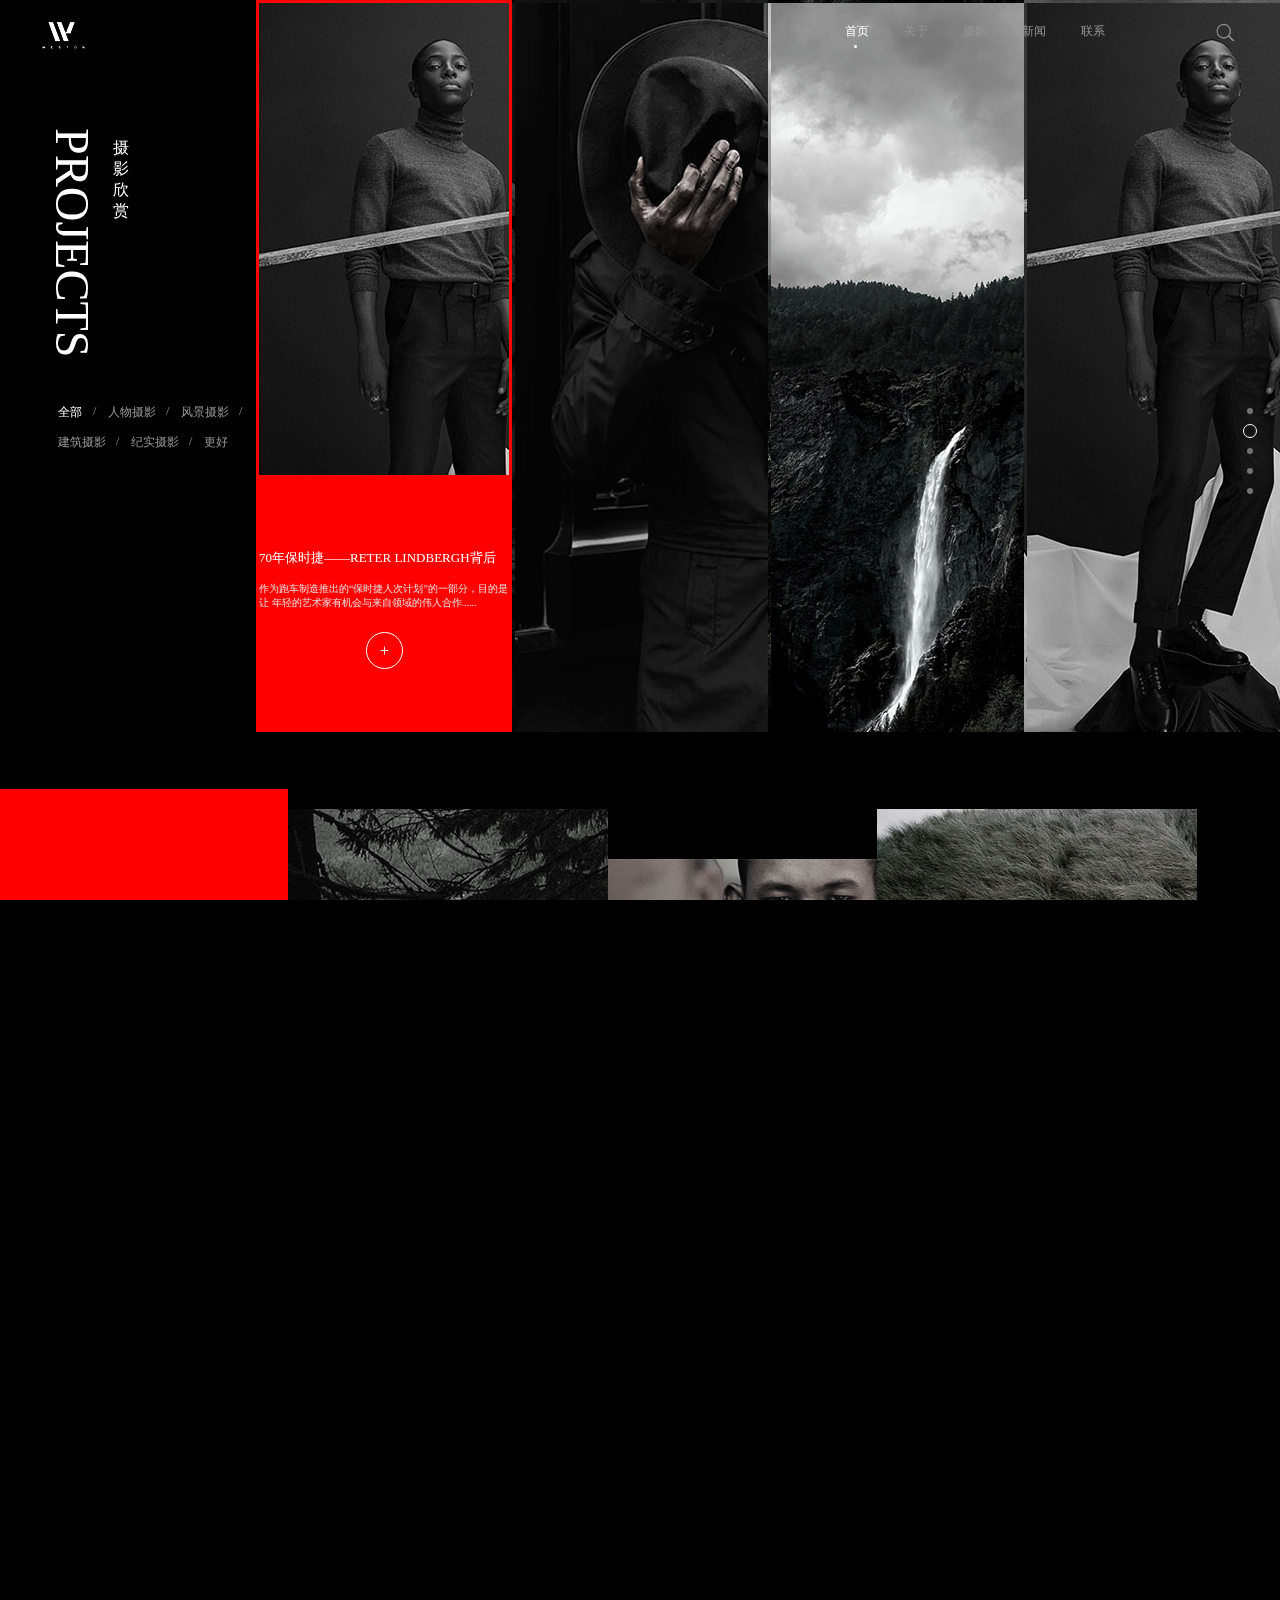
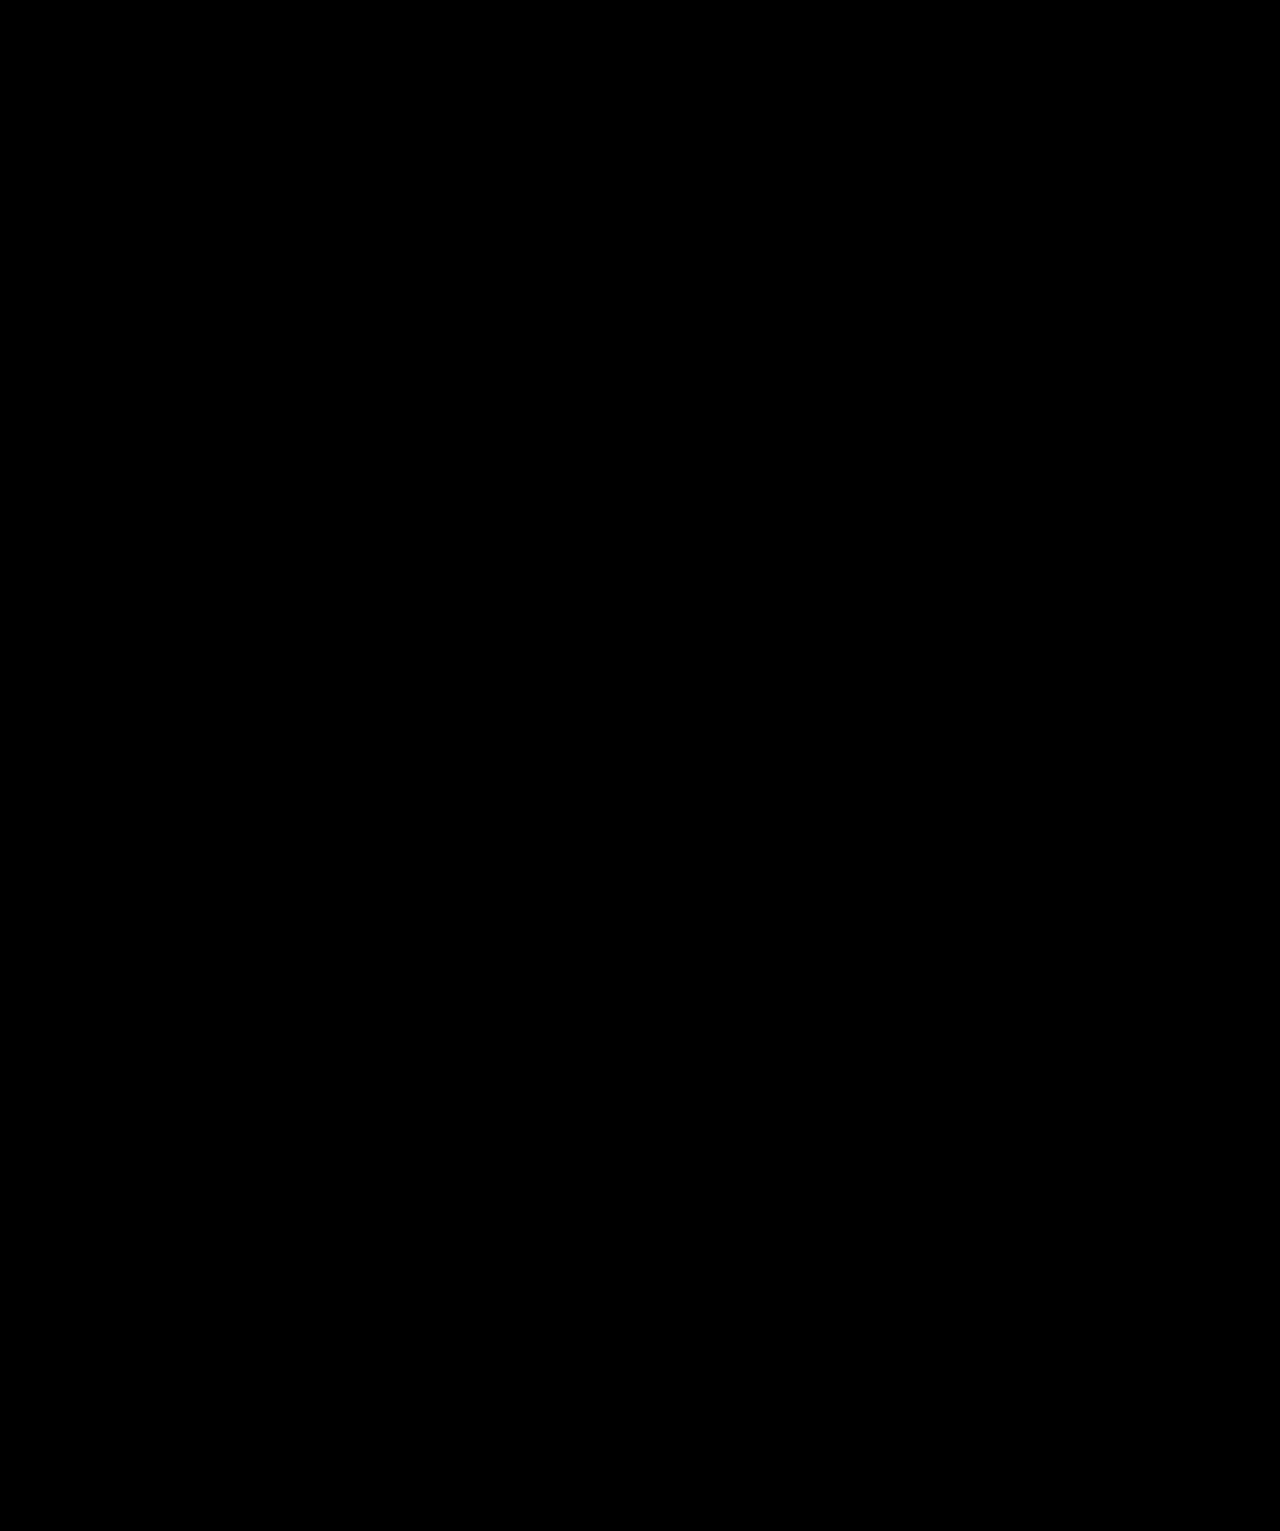
<file: photography/index.html>
<!DOCTYPE html>
<html lang="en">

<head>
    <meta charset="UTF-8">
    <meta name="viewport"
        content="width=device-width, user-scalable=no, initial-scale=1.0, maximum-scale=1.0, minimum-scale=1.0">
    <meta http-equiv="X-UA-Compatible" content="ie=edge">
    <title>Document</title>
    <link rel="stylesheet" href="css/jquery.fullPage.css">
    <link rel="stylesheet" href="css/style.css">
    <link rel="stylesheet" href="css/swiper.min.css">
    <link rel="stylesheet" href="css/animate.min.css">


</head>

<body>
    <div class="header">
        <div class="logo">
            <img src="images/logo.png" alt="">
        </div>
        <div class="more">
            <span class="close one"></span>
            <span class="close two"></span>
            <span class="close three"></span>
        </div>
        <ul class="nav">
            <li class="nav-list"></li>
            <li class="nav-list"><a href="">首页</a>
            </li>
            <li class="nav-list"><a href="">关于</a></li>
            <li class="nav-list"><a href="pages/film/index.html">摄影</a></li>
            <li class="nav-list"><a href="pages/news/index.html">新闻</a></li>
            <li class="nav-list"><a href="pages/contact/index.html">联系</a></li>
        </ul>
    </div>
    <div class="header-pc">
        <div class="logo">
            <img src="images/logo.png" alt="">
        </div>
        <ul class="nav">
            <li class="nav-list active left"><a href="">首页<span class="ball"></span></a>

            </li>
            <li class="nav-list"><a href="">关于<span class="ball"></span></a></li>
            <li class="nav-list"><a href="pages/film/index.html">摄影<span class="ball"></span></a></li>
            <li class="nav-list"><a href="pages/news/index.html">新闻<span class="ball"></span></a></li>
            <li class="nav-list"><a href="pages/contact/index.html">联系<span class="ball"></span></a></li>
            <li class="nav-list search"><a href=""><img src="images/search.png" alt="" class="search"></a></li>
        </ul>
    </div>
    <div class="banner">
        <div class="swiper-container">
            <div class="swiper-wrapper">
                <div class="swiper-slide myswiper"><img src="images/banner.jpg" alt="" class="banner-img">
                    <div class="banner-title one">
                        <h1>Natrix<br>
                            Sans</h1>
                    </div>
                </div>
                <div class="swiper-slide myswiper"><img src="images/banner2.jpg" alt="" class="banner-img">
                    <div class="banner-title two">
                        <h1>CAP</h1>
                        <p>捕捉扣人心弦的瞬间<br>
                            定格人间万象大光圈</p>
                    </div>
                </div>
                <div class="myswiper swiper-slide"><img src="images/banner3.jpg" alt="" class="banner-img">
                    <div class="banner-title three">
                        <h1>CREATE</h1>
                        <p>打造属于你的独特艺术</p>
                    </div>
                </div>
            </div>
            <!-- Add Pagination -->
            <div class="swiper-pagination"></div>
        </div>
    </div>
    <div class="content">
        <ul class="content-projects">
            <div class="projects-mobile"><span class="projects-title">PROJECTS</span>
                <p class="projects-look">摄影欣赏</p>
                <ul class="projects-nav">
                    <li class="projects-nav-list active"><a href="">全部</a></li>
                    <li class="projects-nav-list">/</li>
                    <li class="projects-nav-list"><a href="">人物摄影</a></li>
                    <li class="projects-nav-list">/</li>
                    <li class="projects-nav-list"><a href="">风景摄影</a></li>
                    <li class="projects-nav-list">/</li>
                    <li class="projects-nav-list"><a href="">建筑摄影</a></li>
                    <li class="projects-nav-list">/</li>
                    <li class="projects-nav-list"><a href="">纪实摄影</a></li>
                    <li class="projects-nav-list">/</li>
                    <li class="projects-nav-list"><a href="">更好</a> </li>
                </ul>
            </div>
            <li class="projects-list">

            </li>
            <li class="projects-list">

            </li>
            <li class="projects-list">

            </li>
            <li class="projects-list">

            </li>
        </ul>
        <ul class="content-recommend">
            <div class="recommend-mobile"><span class="projects-title">RECOMMEND</span>
                <p class="projects-look">每日推荐</p>
            </div>
            <li class="projects-list">
                <img src="images/recommend1.jpg" alt="" class="recommend-img">
                <p class="depict-title">Magical forest</p>
            </li>
            <li class="projects-list">
                <img src="images/recommend2.jpg" alt="" class="recommend-img">
                <p class="depict-title">Black cool cat</p>
            </li>
            <li class="projects-list">
                <img src="images/recommend3.jpg" alt="" class="recommend-img">
                <p class="depict-title">
                    Silent believer</p>
            </li>
            <li class="projects-list">
                <img src="images/recommend4.jpg" alt="" class="recommend-img">
                <p class="depict-title">Running buffalo</p>
            </li>
            <li class="projects-list">
                <img src="images/recommend5.jpg" alt="" class="recommend-img">
                <p class="depict-title">
                    Man in the grass</p>
            </li>
            <li class="projects-list">
                <img src="images/recommend6.jpg" alt="" class="recommend-img">
                <p class="depict-title">Beautiful woman</p>
            </li>
        </ul>
        <ul class="content-about">
            <li class="recommend-mobile"><span class="projects-title">ABOUT US</span>
                <p class="projects-look">关于我们</p>
            </li>
            <li class="projects-list">
                <div class="about-text">
                    <h2 class="about-text-title">WESTON</h2>
                    <p>已经有超过五百万的摄影爱好者入驻了WESTON 在这里，发现基于共同兴趣的同好，鼓励原创和分享精神除了美好的摄影和技能，我们更在意影像背后价值观的认同</p>
                    <p class="about-text-smalltext">
                        More than five million photographers have settled in WESTON
                        Here, I found that based on common interests, encourage originality and sharing spirit.
                    </p>
                </div>
                <div class="badwomen">
                    <img src="images/about2.jpg" alt="">
                    <div class="badwomen-text">
                        <p>我们一直在制作美丽的网站</p>
                        <p class="about-text-smalltext">We've been crafting beautiful websites, launching stunning
                            brands and making clients happy for years.Quisque euismod lobortis aliquam.
                        </p>
                    </div>
                </div>

            </li>

        </ul>

    </div>
    <div class="footer">
        <div class="footer-contact">
            <div class="projects-list"><span class="projects-title">CONTACT</span>
                <p class="projects-look">联系我们</p>
            </div>
            <div class="footer-right">
                <div class="footer-details">
                    <h2 class="details-title">WESTON</h2>
                    <p class="details-text">地址：河南省郑州市金水区南阳路升龙汇金2108<br>
                        邮编：450000<br>
                        电话：400-887-3482<br>
                        手机：1763224789 / 13347699468<br>
                        邮箱：37654219@ｑｑ.com<br>
                        传真：000-66762390</p>
                    <img src="images/footer2.png" alt="">
                </div>
            </div>
            <ul class="footer-table">
                <li><input type="text" placeholder="姓名"></li>
                <li><input type="text" placeholder="电话"></li>
                <li><input type="text" placeholder="邮政"></li>
                <li><input type="text" placeholder="内容" class="table-text"></li>
                <a href="" class="submit">提交</a>
            </ul>
        </div>
    </div>
    <div id="dowebok" class="content-pc">
        <div class="section zero  fp-auto-height">

            <div class="banner-pc">
                <div class="swiper-container">
                    <div class="swiper-wrapper">
                        <div class="swiper-slide myswiper"><img src="images/banner.jpg" alt="" class="banner-img">
                            <div class="banner-title one">
                                <h1>Natrix<br>
                                    Sans</h1>
                            </div>
                        </div>
                        <div class="swiper-slide myswiper"><img src="images/banner2.jpg" alt="" class="banner-img">
                            <div class="banner-title two">
                                <h1>CAP</h1>
                                <p>捕捉扣人心弦的瞬间<br>
                                    定格人间万象大光圈</p>
                            </div>
                        </div>
                        <div class="myswiper swiper-slide"><img src="images/banner3.jpg" alt="" class="banner-img">
                            <div class="banner-title three">
                                <h1>CREATE</h1>
                                <p>打造属于你的独特艺术</p>
                            </div>
                        </div>
                    </div>
                    <!-- Add Pagination -->
                    <div class="swiper-pagination"></div>
                </div>
            </div>
        </div>
        <div class="section one active fp-auto-height">
            <ul class="content-projects-pc">
                <li class="projects-list"><span class="projects-title">PROJECTS</span><span
                        class="projects-look">摄影欣赏</span>
                    <ul class="projects-nav">
                        <li class="projects-nav-list active"><a href="">全部</a></li>
                        <li class="projects-nav-list">/</li>
                        <li class="projects-nav-list"><a href="">人物摄影</a></li>
                        <li class="projects-nav-list">/</li>
                        <li class="projects-nav-list"><a href="">风景摄影</a></li>
                        <li class="projects-nav-list">/</li>
                        <li class="projects-nav-list"><a href="">建筑摄影</a></li>
                        <li class="projects-nav-list">/</li>
                        <li class="projects-nav-list"><a href="">纪实摄影</a></li>
                        <li class="projects-nav-list">/</li>
                        <li class="projects-nav-list"><a href="">更好</a> </li>
                    </ul>
                </li>
                <li class="projects-list active">
                    <div class="list-depict">
                        <p class="depict-title">70年保时捷——RETER LINDBERGH背后</p>
                        <p class="depict-text">作为跑车制造推出的“保时捷人次计划”的一部分，目的是让
                            年轻的艺术家有机会与来自领域的伟人合作......</p>
                    </div>
                    <a href="" class="list-ball">+</a>
                </li>
                <li class="projects-list">
                    <div class="list-depict">
                        <p class="depict-title">70年保时捷——RETER LINDBERGH背后</p>
                        <p class="depict-text">作为跑车制造推出的“保时捷人次计划”的一部分，目的是让
                            年轻的艺术家有机会与来自领域的伟人合作......</p>
                    </div>
                    <a href="" class="list-ball">+</a>
                </li>
                <li class="projects-list">
                    <div class="list-depict">
                        <p class="depict-title">70年保时捷——RETER LINDBERGH背后</p>
                        <p class="depict-text">作为跑车制造推出的“保时捷人次计划”的一部分，目的是让
                            年轻的艺术家有机会与来自领域的伟人合作......</p>
                    </div>
                    <a href="" class="list-ball">+</a>
                </li>
                <li class="projects-list">
                    <div class="list-depict">
                        <p class="depict-title">70年保时捷——RETER LINDBERGH背后</p>
                        <p class="depict-text">作为跑车制造推出的“保时捷人次计划”的一部分，目的是让
                            年轻的艺术家有机会与来自领域的伟人合作......</p>
                    </div>
                    <a href="" class="list-ball">+</a>
                </li>
            </ul>

        </div>
        <div class="section two fp-auto-height">
            <ul class="content-recommend-pc">
                <li class="projects-list"><span class="projects-title">RECOMMEND</span><span
                        class="projects-look">每日推荐</span>
                </li>
                <li class="projects-list">
                    <div class="recommend-img">
                        <p class="depict-title">Magical forest</p>
                    </div>
                    <div class="recommend-img-two">
                        <p class="depict-title">Black cool cat</p>
                    </div>
                </li>
                <li class="projects-list active">
                    <div class="recommend-img">
                        <p class="depict-title">
                            Silent believer</p>
                    </div>
                    <div class="recommend-img-two">
                        <p class="depict-title">Running buffalo</p>
                    </div>
                </li>
                <li class="projects-list">
                    <div class="recommend-img">
                        <p class="depict-title">
                            Man in the grass</p>
                    </div>
                    <div class="recommend-img-two">
                        <p class="depict-title">Beautiful woman</p>
                    </div>
                </li>
            </ul>

        </div>
        <div class="section three fp-auto-height">
            <ul class="content-about-pc">
                <li class="projects-list"><span class="projects-title">ABOUT US</span><span
                        class="projects-look">关于我们</span>
                </li>
                <li class="projects-list">
                    <img src="images/about1.jpg" alt="">
                </li>
                <li class="projects-list">
                    <div class="about-text">
                        <h2 class="about-text-title">WESTON</h2>
                        <p>已经有超过五百万的摄影爱好者入驻了WESTON<br> 在这里，发现基于共同兴趣的同好，鼓励原创和分享精神<br>除了美好的摄影和技能，我们更在意影像背后价值观的认同</p>
                        <p class="about-text-smalltext">
                            More than five million photographers have settled in WESTON
                            Here, I found that based on common interests, encourage originality and sharing spirit.
                        </p>
                    </div>
                    <div class="badwomen">
                        <div class="badwomen-text">
                            <p>我们一直在制作美丽的网站</p>
                            <p class="about-text-smalltext">We've been crafting beautiful websites, launching stunning
                                brands and making clients happy for years.Quisque euismod lobortis aliquam.
                            </p>
                        </div>
                    </div>
                </li>

            </ul>

        </div>
        <div class="section four fp-auto-height">
            <div class="footer-pc">
                <div class="footer-contact-pc">
                    <div class="projects-list"><span class="projects-title">CONTACT</span><span
                            class="projects-look">联系我们</span>
                    </div>
                    <div class="footer-right">
                        <div class="footer-details">
                            <h2 class="details-title">WESTON</h2>
                            <p class="details-text">地址：河南省郑州市金水区南阳路升龙汇金2108<br>
                                邮编：450000<br>
                                电话：400-887-3482<br>
                                手机：1763224789 / 13347699468<br>
                                邮箱：37654219@ｑｑ.com<br>
                                传真：000-66762390</p>
                            <img src="images/footer2.png" alt="">
                        </div>
                    </div>
                    <ul class="footer-table">
                        <li><input type="text" placeholder="姓名"></li>
                        <li><input type="text" placeholder="电话"></li>
                        <li><input type="text" placeholder="邮政"></li>
                        <li><input type="text" placeholder="内容" class="table-text"></li>
                        <a href="" class="submit">提交</a>
                    </ul>
                </div>

            </div>
        </div>
    </div>
    <script src="js/swiper.min.js"></script>
    <script src="js/jquery.min.js"></script>
    <script src="js/jquery.fullPage.min.js"></script>

    <script>
        var test = $(".content-projects-pc .projects-list");
        test.mouseenter(function () {
            if ($(this).index() == 0) {
                return;
            }
            $(this).addClass("active").siblings().removeClass("active")
            $(this).children().addClass("bounceInUp animated")
            $(this).addClass("active").siblings().children().removeClass("bounceInUp animated")
            //    setTimeout( ()=>{
            //       $(".content-projects-pc .projects-list .list-depict").children().addClass("active bounceIn animated").siblings().removeClass("active bounceIn animated")lllll
            //    },2000)
        })
        // bounceInRight animated 从右边飞进来
        $(function () {
            $('#dowebok').fullpage({
                verticalCentered: true,
                // 显示导航
                navigation: true,
                menu: true,
                sectionsColor: ['black'],
                //拿下奥
                afterLoad: function (a, index) {
                    // index 表示第几屏, 从 1 开始
                    console.log(index);
                    // $('.one').addClass("now");
                    // 动态维护了一个 now类, 进入屏幕加上now, 并且移除其他屏幕的 now类
                    // 1. 让对应屏幕 加上 now 类, 实现动画, eq接收的是索引(下标)
                    // 2. 给当前屏加上now类后, 将其他屏幕的 now 类移除, 这样其他屏可以再次执行动画
                    // console.log( $('.section').eq(index-1).children("projects-list"))
                    $('.section').eq(index - 1).addClass("thy").siblings().removeClass("thy")
                }
            });
            $(window).resize(function () {
                autoScrolling(false);
            });
            function autoScrolling() {
                var yht = $(window).width();
                if (yht < 1024) {
                    $('#dowebok').fullpage.setAutoScrolling(false);
                    // $("#dowebok").remove()
                } else {
                    $('#dowebok').fullpage.setAutoScrolling(true);

                }
                console.log(yht < 1024)
            }
            autoScrolling();
        });
        var swiper = new Swiper('.swiper-container', {
            loop: true,
            autoplay: true,
            pagination: {
                el: '.swiper-pagination',
                clickable: true,

            },
        });
        // bounceOutRight animated 右边出去
        $(".more").click(function () {
            $(".header .nav").css("display", "block")
            if ($(this).hasClass("close")) {
                $(this).removeClass("close")
                $(".header .nav").removeClass("bounceInRight animated")
                $(".header .nav").addClass("bounceOutRight animated")

            } else {
                $(this).addClass("close")

                $(".header .nav").removeClass("bounceOutRight animated")
                $(".header .nav").addClass("bounceInRight animated")
            }
        })

    </script>
</body>

</html>
</file>
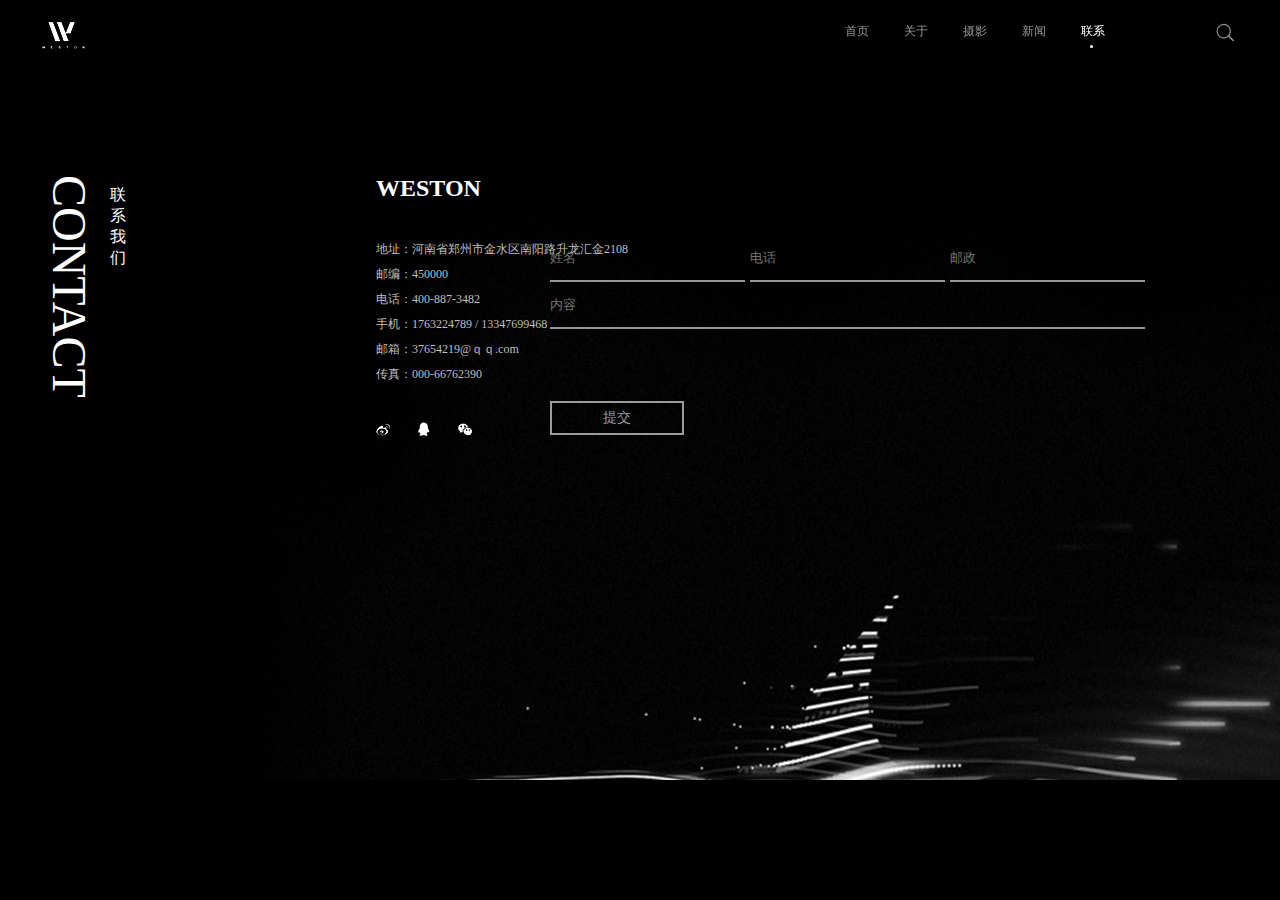
<file: photography/pages/contact/index.html>
<!DOCTYPE html>
<html lang="en">

<head>
    <meta charset="UTF-8">
    <meta name="viewport"
        content="width=device-width, user-scalable=no, initial-scale=1.0, maximum-scale=1.0, minimum-scale=1.0">
    <meta http-equiv="X-UA-Compatible" content="ie=edge">
    <title>Document</title>
    <link rel="stylesheet" href="css/contact.css">
    <link rel="stylesheet" href="css/animate.min.css">
</head>

<body>
    <div class="header">
        <div class="logo">
            <img src="images/logo.png" alt="">
        </div>
        <div class="more">
            <span class="close one"></span>
            <span class="close two"></span>
            <span class="close three"></span>
        </div>
        <ul class="nav">
            <li class="nav-list"></li>
            <li class="nav-list"><a href="../../index.html">首页</a>
            </li>
            <li class="nav-list"><a href="">关于</a></li>
            <li class="nav-list"><a href="../film/index.html">摄影</a></li>
            <li class="nav-list"><a href="../news/index.html">新闻</a></li>
            <li class="nav-list"><a href="../contact/index.html">联系</a></li>
        </ul>
    </div>
    <div class="header-pc">
        <div class="logo">
            <img src="images/logo.png" alt="">
        </div>
        <ul class="nav">
            <li class="nav-list left"><a href="../../index.html">首页<span class="ball"></span></a>

            </li>
            <li class="nav-list"><a href="">关于<span class="ball"></span></a></li>
            <li class="nav-list"><a href="../film/index.html">摄影<span class="ball"></span></a></li>
            <li class="nav-list"><a href="../news/index.html">新闻<span class="ball"></span></a></li>
            <li class="nav-list  active"><a href="../contact/index.html">联系<span class="ball"></span></a></li>
            <li class="nav-list search"><a href=""><img src="images/search.png" alt="" class="search"></a></li>
        </ul>
    </div>
    <div class="footer">
        <div class="footer-contact">
            <div class="projects-list"><span class="projects-title">CONTACT</span>
                <p class="projects-look">联系我们</p>
            </div>
            <div class="footer-right">
                <div class="footer-details">
                    <h2 class="details-title">WESTON</h2>
                    <p class="details-text">地址：河南省郑州市金水区南阳路升龙汇金2108<br>
                        邮编：450000<br>
                        电话：400-887-3482<br>
                        手机：1763224789 / 13347699468<br>
                        邮箱：37654219@ｑｑ.com<br>
                        传真：000-66762390</p>
                    <img src="images/footer2.png" alt="">
                </div>
            </div>
            <ul class="footer-table">
                <li><input type="text" placeholder="姓名"></li>
                <li><input type="text" placeholder="电话"></li>
                <li><input type="text" placeholder="邮政"></li>
                <li><input type="text" placeholder="内容" class="table-text"></li>
                <a href="" class="submit">提交</a>
            </ul>
        </div>
    </div>
    <div class="footer-pc">
        <div class="footer-contact-pc">
            <div class="projects-list"><span class="projects-title">CONTACT</span><span
                    class="projects-look">联系我们</span>
            </div>
            <div class="footer-right">
                <div class="footer-details">
                    <h2 class="details-title">WESTON</h2>
                    <p class="details-text">地址：河南省郑州市金水区南阳路升龙汇金2108<br>
                        邮编：450000<br>
                        电话：400-887-3482<br>
                        手机：1763224789 / 13347699468<br>
                        邮箱：37654219@ｑｑ.com<br>
                        传真：000-66762390</p>
                    <img src="images/footer2.png" alt="">
                </div>
            </div>
            <ul class="footer-table">
                <li><input type="text" placeholder="姓名"></li>
                <li><input type="text" placeholder="电话"></li>
                <li><input type="text" placeholder="邮政"></li>
                <li><input type="text" placeholder="内容" class="table-text"></li>
                <a href="" class="submit">提交</a>
            </ul>
        </div>

    </div>
    <script src="js/jquery.min.js"></script>
    <script>
        $(".more").click(function () {
            $(".header .nav").css("display", "block")
            if ($(this).hasClass("close")) {
                $(this).removeClass("close")
                $(".header .nav").removeClass("bounceInRight animated")
                $(".header .nav").addClass("bounceOutRight animated")

            } else {
                $(this).addClass("close")

                $(".header .nav").removeClass("bounceOutRight animated")
                $(".header .nav").addClass("bounceInRight animated")
            }
        })
    </script>
</body>

</html>
</file>
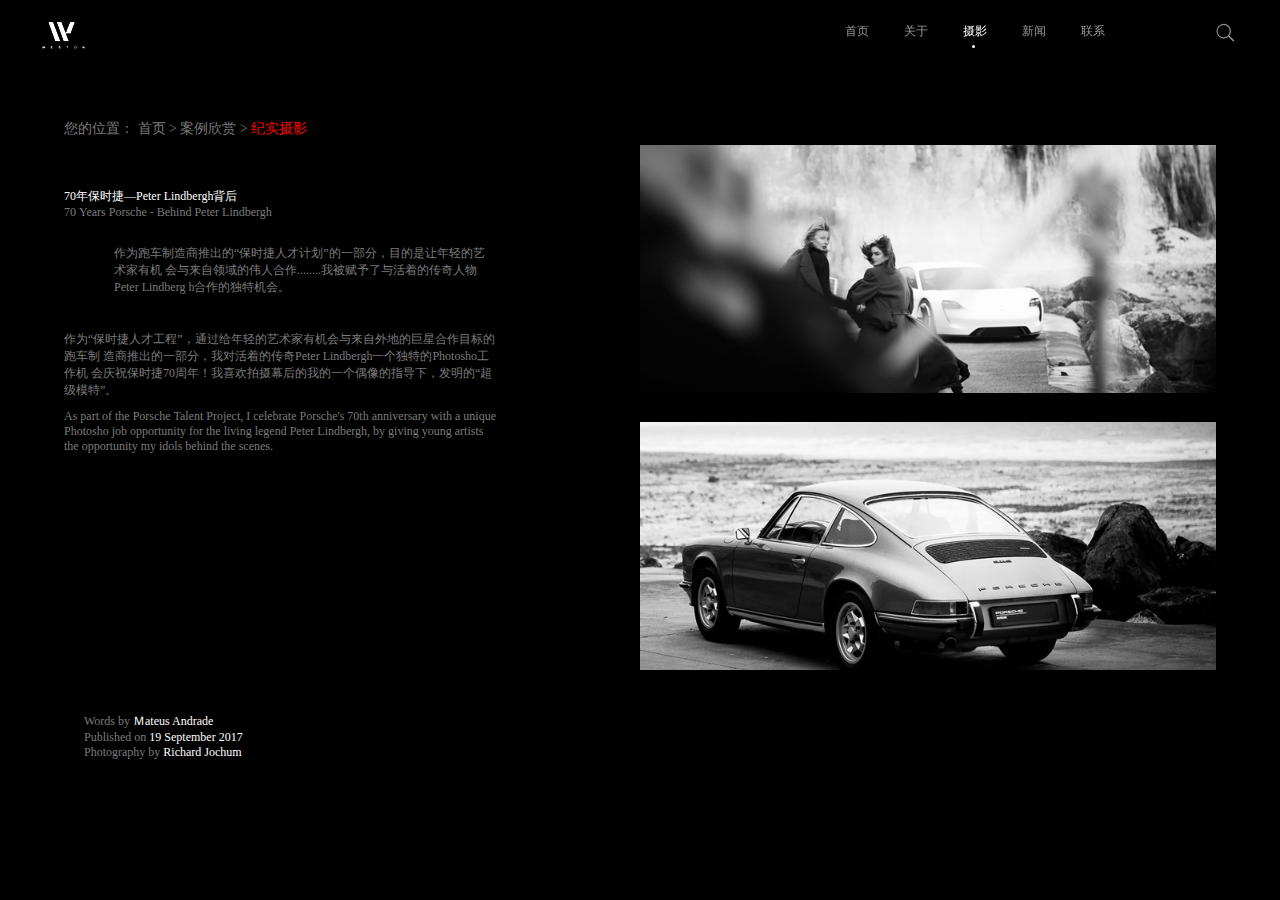
<file: photography/pages/enjoy/index.html>
<!DOCTYPE html>
<html lang="en">

<head>
    <meta charset="UTF-8">
    <meta name="viewport"
        content="width=device-width, user-scalable=no, initial-scale=1.0, maximum-scale=1.0, minimum-scale=1.0">
    <meta http-equiv="X-UA-Compatible" content="ie=edge">
    <title>Document</title>
    <link rel="stylesheet" href="css/enjoy.css">
    <link rel="stylesheet" href="css/animate.min.css">
</head>

<body>
    <div class="header">
        <div class="logo">
            <img src="images/logo.png" alt="">
        </div>
        <div class="more">
            <span class="close one"></span>
            <span class="close two"></span>
            <span class="close three"></span>
        </div>
        <ul class="nav">
            <li class="nav-list"></li>
            <li class="nav-list"><a href="../../index.html">首页</a>
            </li>
            <li class="nav-list"><a href="">关于</a></li>
            <li class="nav-list"><a href="../film/index.html">摄影</a></li>
            <li class="nav-list"><a href="../news/index.html">新闻</a></li>
            <li class="nav-list"><a href="../contact/index.html">联系</a></li>
        </ul>
    </div>
    <div class="header-pc">
        <div class="logo">
            <img src="images/logo.png" alt="">
        </div>
        <ul class="nav">
            <li class="nav-list left"><a href="../../index.html">首页<span class="ball"></span></a>

            </li>
            <li class="nav-list"><a href="">关于<span class="ball"></span></a></li>
            <li class="nav-list active"><a href="../film/index.html">摄影<span class="ball"></span></a></li>
            <li class="nav-list"><a href="../news/index.html">新闻<span class="ball"></span></a></li>
            <li class="nav-list"><a href="../contact/index.html">联系<span class="ball"></span></a></li>
            <li class="nav-list search"><a href=""><img src="images/search.png" alt="" class="search"></a></li>
        </ul>
    </div>
    <div class="content">
            <div class="content-left">
                <div class="left-projects">
                <div class="left-dir">
                    您的位置： <a href="" class="dir">首页</a> > <a href="" class="dir">案例欣赏</a> > <a href="" class="dir active">纪实摄影</a>
                </div>
                <div class="left-title">
                   <span>70年保时捷—Peter Lindbergh背后</span> <br>
                    70 Years Porsche - Behind Peter Lindbergh
                </div>
                <div class="left-text1">
                    作为跑车制造商推出的“保时捷人才计划”的一部分，目的是让年轻的艺术家有机
                    会与来自领域的伟人合作........我被赋予了与活着的传奇人物Peter Lindberg
                    h合作的独特机会。
                </div>
                <div class="left-text2">
                    作为“保时捷人才工程”，通过给年轻的艺术家有机会与来自外地的巨星合作目标的跑车制
                    造商推出的一部分，我对活着的传奇Peter Lindbergh一个独特的Photosho工作机
                    会庆祝保时捷70周年！我喜欢拍摄幕后的我的一个偶像的指导下，发明的“超级模特”。
                </div>
                <div class="left-text3"> 
                    As part of the Porsche Talent Project, I celebrate Porsche's 70th anniversary with
                    a unique Photosho job opportunity for the living legend Peter Lindbergh, by giving
                    young artists the opportunity my idols behind the scenes.
                </div>
                <div class="left-text4">
                    Words by <span>Ｍateus Andrade</span><br>
                    Published on <span>19 September 2017</span> <br>
                    Photography by <span>Richard Jochum</span>
                </div>
            </div>
            </div>
            <div class="content-right">
                <img src="images/content1.jpg" alt="" class="right-img">
                <img src="images/content2.jpg" alt="" class="right-img">
            </div>
    
        </div>
    <div class="content-pc">
        <div class="content-left">
            <div class="left-projects">
            <div class="left-dir">
                您的位置： <a href="" class="dir">首页</a> > <a href="" class="dir">案例欣赏</a> > <a href="" class="dir active">纪实摄影</a>
            </div>
            <div class="left-title">
               <span>70年保时捷—Peter Lindbergh背后</span> <br>
                70 Years Porsche - Behind Peter Lindbergh
            </div>
            <div class="left-text1">
                作为跑车制造商推出的“保时捷人才计划”的一部分，目的是让年轻的艺术家有机
                会与来自领域的伟人合作........我被赋予了与活着的传奇人物Peter Lindberg
                h合作的独特机会。
            </div>
            <div class="left-text2">
                作为“保时捷人才工程”，通过给年轻的艺术家有机会与来自外地的巨星合作目标的跑车制
                造商推出的一部分，我对活着的传奇Peter Lindbergh一个独特的Photosho工作机
                会庆祝保时捷70周年！我喜欢拍摄幕后的我的一个偶像的指导下，发明的“超级模特”。
            </div>
            <div class="left-text3"> 
                As part of the Porsche Talent Project, I celebrate Porsche's 70th anniversary with
                a unique Photosho job opportunity for the living legend Peter Lindbergh, by giving
                young artists the opportunity my idols behind the scenes.
            </div>
            <div class="left-text4">
                Words by <span>Ｍateus Andrade</span><br>
                Published on <span>19 September 2017</span> <br>
                Photography by <span>Richard Jochum</span>
            </div>
        </div>
        </div>
        <div class="content-right">
            <img src="images/content1.jpg" alt="" class="right-img">
            <img src="images/content2.jpg" alt="" class="right-img">
        </div>

    </div>
    <script src="js/jquery.min.js"></script>
    <script>
        $(".more").click(function () {
            $(".header .nav").css("display", "block")
            if ($(this).hasClass("close")) {
                $(this).removeClass("close")
                $(".header .nav").removeClass("bounceInRight animated")
                $(".header .nav").addClass("bounceOutRight animated")

            } else {
                $(this).addClass("close")

                $(".header .nav").removeClass("bounceOutRight animated")
                $(".header .nav").addClass("bounceInRight animated")
            }
        })
    </script>
</body>

</html>
</file>
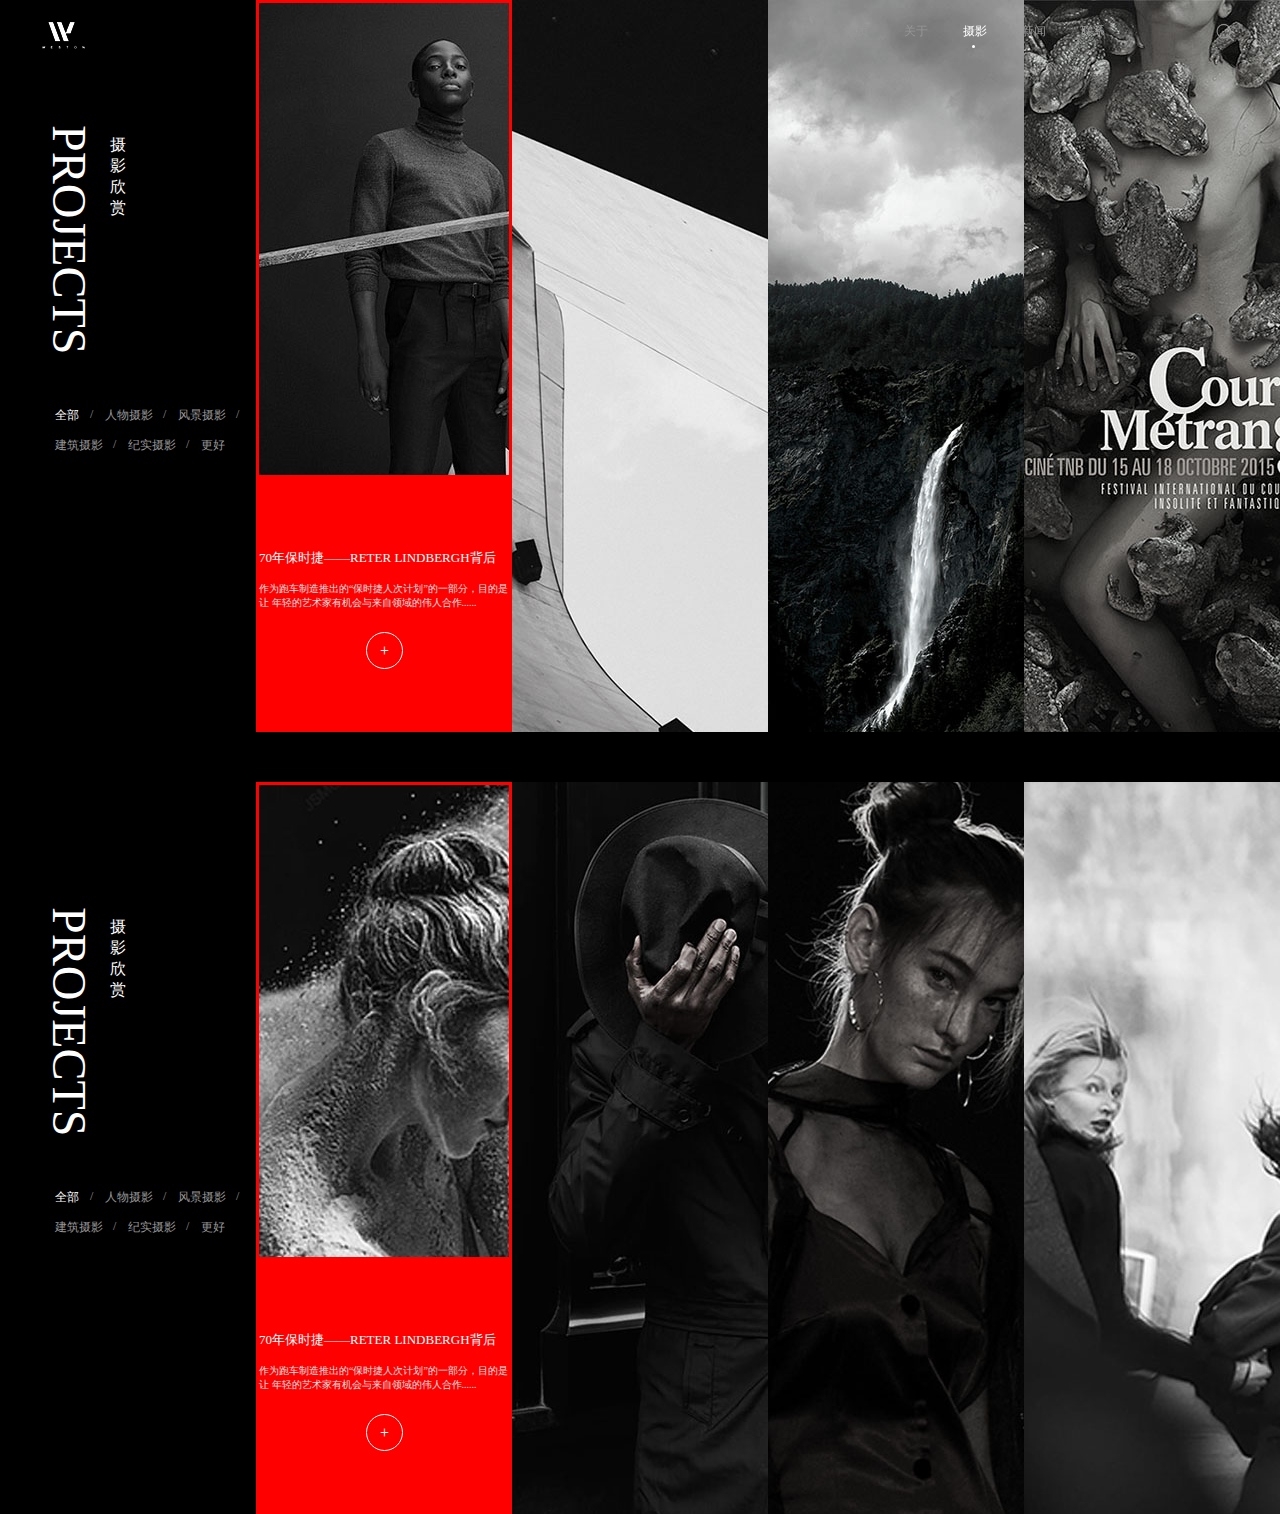
<file: photography/pages/film/index.html>
<!DOCTYPE html>
<html lang="en">

<head>
    <meta charset="UTF-8">
    <meta name="viewport"
        content="width=device-width, user-scalable=no, initial-scale=1.0, maximum-scale=1.0, minimum-scale=1.0">
    <meta http-equiv="X-UA-Compatible" content="ie=edge">
    <title>Document</title>
    <link rel="stylesheet" href="css/film.css">
    <link rel="stylesheet" href="css/animate.min.css">
</head>

<body>
    <div class="header">
        <div class="logo">
            <img src="images/logo.png" alt="">
        </div>
        <div class="more">
            <span class="close one"></span>
            <span class="close two"></span>
            <span class="close three"></span>
        </div>
        <ul class="nav">
            <li class="nav-list"></li>
            <li class="nav-list"><a href="../../index.html">首页</a>
            </li>
            <li class="nav-list"><a href="">关于</a></li>
            <li class="nav-list"><a href="../film/index.html">摄影</a></li>
            <li class="nav-list"><a href="../news/index.html">新闻</a></li>
            <li class="nav-list"><a href="../contact/index.html">联系</a></li>
        </ul>
    </div>
    <div class="header-pc">
        <div class="logo">
            <img src="images/logo.png" alt="">
        </div>
        <ul class="nav">
            <li class="nav-list left"><a href="../../index.html">首页<span class="ball"></span></a>

            </li>
            <li class="nav-list"><a href="">关于<span class="ball"></span></a></li>
            <li class="nav-list active"><a href="../film/index.html">摄影<span class="ball"></span></a></li>
            <li class="nav-list"><a href="../news/index.html">新闻<span class="ball"></span></a></li>
            <li class="nav-list"><a href="../contact/index.html">联系<span class="ball"></span></a></li>
            <li class="nav-list search"><a href=""><img src="images/search.png" alt="" class="search"></a></li>
        </ul>
    </div>
    <div class="content">
        <ul class="content-projects">
            <div class="projects-mobile"><span class="projects-title">PROJECTS</span>
                <p class="projects-look">摄影欣赏</p>
                <ul class="projects-nav">
                    <li class="projects-nav-list active"><a href="">全部</a></li>
                    <li class="projects-nav-list">/</li>
                    <li class="projects-nav-list"><a href="">人物摄影</a></li>
                    <li class="projects-nav-list">/</li>
                    <li class="projects-nav-list"><a href="">风景摄影</a></li>
                    <li class="projects-nav-list">/</li>
                    <li class="projects-nav-list"><a href="">建筑摄影</a></li>
                    <li class="projects-nav-list">/</li>
                    <li class="projects-nav-list"><a href="">纪实摄影</a></li>
                    <li class="projects-nav-list">/</li>
                    <li class="projects-nav-list"><a href="">更好</a> </li>
                </ul>
            </div>
            <li class="projects-list">
                <img src="images/projects1.jpg" alt="">
            </li>
            <li class="projects-list">
                <img src="images/projects2.jpg" alt="">
            </li>
            <li class="projects-list">
                <img src="images/projects3.jpg" alt="">
            </li>
            <li class="projects-list">
                <img src="images/projects4.jpg" alt="">
            </li>
        </ul>
        <ul class="content-projects two">
            <div class="projects-mobile"><span class="projects-title">PROJECTS</span>
                <p class="projects-look">摄影欣赏</p>
                <ul class="projects-nav">
                    <li class="projects-nav-list active"><a href="">全部</a></li>
                    <li class="projects-nav-list">/</li>
                    <li class="projects-nav-list"><a href="">人物摄影</a></li>
                    <li class="projects-nav-list">/</li>
                    <li class="projects-nav-list"><a href="">风景摄影</a></li>
                    <li class="projects-nav-list">/</li>
                    <li class="projects-nav-list"><a href="">建筑摄影</a></li>
                    <li class="projects-nav-list">/</li>
                    <li class="projects-nav-list"><a href="">纪实摄影</a></li>
                    <li class="projects-nav-list">/</li>
                    <li class="projects-nav-list"><a href="">更好</a> </li>
                </ul>
            </div>
            <li class="projects-list">
                <img src="images/projects5.jpg" alt="">
            </li>
            <li class="projects-list">
                <img src="images/projects6.jpg" alt="">
            </li>
            <li class="projects-list">
                <img src="images/projects7.jpg" alt="">
            </li>
            <li class="projects-list">
                <img src="images/projects8.jpg" alt="">
            </li>
        </ul>
    </div>
    <div class="content-pc">
        <ul class="content-projects-pc">
            <li class="projects-list"><span class="projects-title">PROJECTS</span><span
                    class="projects-look">摄影欣赏</span>
                <ul class="projects-nav">
                    <li class="projects-nav-list active"><a href="">全部</a></li>
                    <li class="projects-nav-list">/</li>
                    <li class="projects-nav-list"><a href="">人物摄影</a></li>
                    <li class="projects-nav-list">/</li>
                    <li class="projects-nav-list"><a href="">风景摄影</a></li>
                    <li class="projects-nav-list">/</li>
                    <li class="projects-nav-list"><a href="">建筑摄影</a></li>
                    <li class="projects-nav-list">/</li>
                    <li class="projects-nav-list"><a href="">纪实摄影</a></li>
                    <li class="projects-nav-list">/</li>
                    <li class="projects-nav-list"><a href="">更好</a> </li>
                </ul>
            </li>
            <li class="projects-list active">
                <div class="list-depict">
                    <p class="depict-title">70年保时捷——RETER LINDBERGH背后</p>
                    <p class="depict-text">作为跑车制造推出的“保时捷人次计划”的一部分，目的是让
                        年轻的艺术家有机会与来自领域的伟人合作......</p>
                </div>
                <a href="" class="list-ball">+</a>
            </li>
            <li class="projects-list">
                    <div class="list-depict">
                            <p class="depict-title">70年保时捷——RETER LINDBERGH背后</p>
                            <p class="depict-text">作为跑车制造推出的“保时捷人次计划”的一部分，目的是让
                                年轻的艺术家有机会与来自领域的伟人合作......</p>
                        </div>
                        <a href="" class="list-ball">+</a>
            </li>
            <li class="projects-list">
                    <div class="list-depict">
                            <p class="depict-title">70年保时捷——RETER LINDBERGH背后</p>
                            <p class="depict-text">作为跑车制造推出的“保时捷人次计划”的一部分，目的是让
                                年轻的艺术家有机会与来自领域的伟人合作......</p>
                        </div>
                        <a href="" class="list-ball">+</a>
            </li>
            <li class="projects-list">
                    <div class="list-depict">
                            <p class="depict-title">70年保时捷——RETER LINDBERGH背后</p>
                            <p class="depict-text">作为跑车制造推出的“保时捷人次计划”的一部分，目的是让
                                年轻的艺术家有机会与来自领域的伟人合作......</p>
                        </div>
                        <a href="" class="list-ball">+</a>
            </li>
        </ul>
        <ul class="content-projects-pc two">
            <li class="projects-list"><span class="projects-title">PROJECTS</span><span
                    class="projects-look">摄影欣赏</span>
                <ul class="projects-nav">
                    <li class="projects-nav-list active"><a href="">全部</a></li>
                    <li class="projects-nav-list">/</li>
                    <li class="projects-nav-list"><a href="">人物摄影</a></li>
                    <li class="projects-nav-list">/</li>
                    <li class="projects-nav-list"><a href="">风景摄影</a></li>
                    <li class="projects-nav-list">/</li>
                    <li class="projects-nav-list"><a href="">建筑摄影</a></li>
                    <li class="projects-nav-list">/</li>
                    <li class="projects-nav-list"><a href="">纪实摄影</a></li>
                    <li class="projects-nav-list">/</li>
                    <li class="projects-nav-list"><a href="">更好</a> </li>
                </ul>
            </li>
            <li class="projects-list active">
                <div class="list-depict">
                    <p class="depict-title">70年保时捷——RETER LINDBERGH背后</p>
                    <p class="depict-text">作为跑车制造推出的“保时捷人次计划”的一部分，目的是让
                        年轻的艺术家有机会与来自领域的伟人合作......</p>
                </div>
                <a href="" class="list-ball">+</a>
            </li>
            <li class="projects-list">
                    <div class="list-depict">
                            <p class="depict-title">70年保时捷——RETER LINDBERGH背后</p>
                            <p class="depict-text">作为跑车制造推出的“保时捷人次计划”的一部分，目的是让
                                年轻的艺术家有机会与来自领域的伟人合作......</p>
                        </div>
                        <a href="" class="list-ball">+</a>
            </li>
            <li class="projects-list">
                    <div class="list-depict">
                            <p class="depict-title">70年保时捷——RETER LINDBERGH背后</p>
                            <p class="depict-text">作为跑车制造推出的“保时捷人次计划”的一部分，目的是让
                                年轻的艺术家有机会与来自领域的伟人合作......</p>
                        </div>
                        <a href="" class="list-ball">+</a>
            </li>
            <li class="projects-list">
                    <div class="list-depict">
                            <p class="depict-title">70年保时捷——RETER LINDBERGH背后</p>
                            <p class="depict-text">作为跑车制造推出的“保时捷人次计划”的一部分，目的是让
                                年轻的艺术家有机会与来自领域的伟人合作......</p>
                        </div>
                        <a href="" class="list-ball">+</a>
            </li>
        </ul>
    </div>
    <script src="js/jquery.min.js"></script>
    <script>
        $(".more").click(function () {
            $(".header .nav").css("display", "block")
            if ($(this).hasClass("close")) {
                $(this).removeClass("close")
                $(".header .nav").removeClass("bounceInRight animated")
                $(".header .nav").addClass("bounceOutRight animated")

            } else {
                $(this).addClass("close")

                $(".header .nav").removeClass("bounceOutRight animated")
                $(".header .nav").addClass("bounceInRight animated")
            }
        })
    </script>
</body>

</html>
</file>
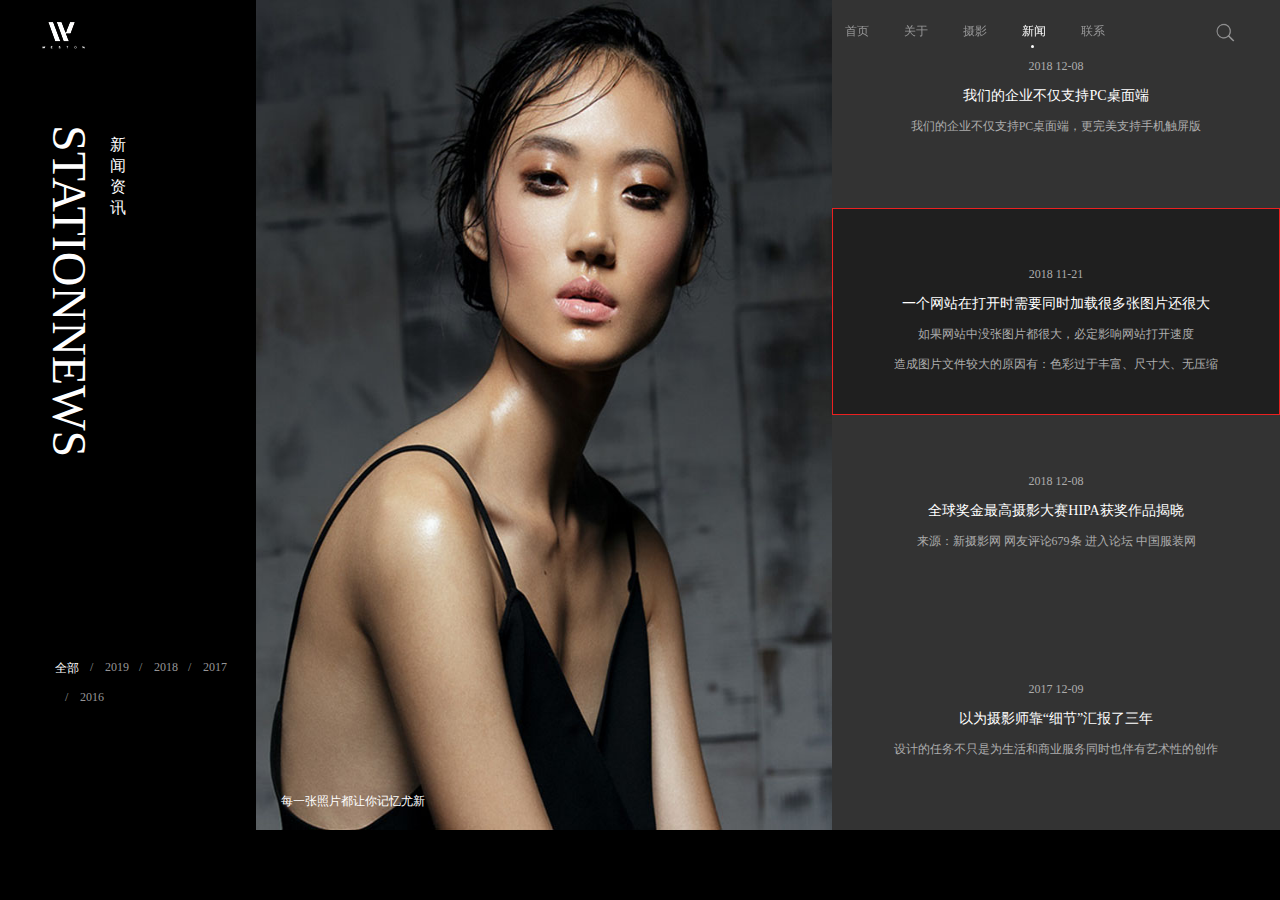
<file: photography/pages/news/index.html>
<!DOCTYPE html>
<html lang="en">

<head>
    <meta charset="UTF-8">
    <meta name="viewport"
        content="width=device-width, user-scalable=no, initial-scale=1.0, maximum-scale=1.0, minimum-scale=1.0">
    <meta http-equiv="X-UA-Compatible" content="ie=edge">
    <title>Document</title>
    <link rel="stylesheet" href="css/news.css">
    <link rel="stylesheet" href="css/animate.min.css">
</head>

<body>
    <div class="header">
        <div class="logo">
            <img src="images/logo.png" alt="">
        </div>
        <div class="more">
            <span class="close one"></span>
            <span class="close two"></span>
            <span class="close three"></span>
        </div>
        <ul class="nav">
            <li class="nav-list"></li>
            <li class="nav-list"><a href="../../index.html">首页</a>
            </li>
            <li class="nav-list"><a href="">关于</a></li>
            <li class="nav-list"><a href="../film/index.html">摄影</a></li>
            <li class="nav-list"><a href="../news/index.html">新闻</a></li>
            <li class="nav-list"><a href="../contact/index.html">联系</a></li>
        </ul>
    </div>
    <div class="header-pc">
        <div class="logo">
            <img src="images/logo.png" alt="">
        </div>
        <ul class="nav">
            <li class="nav-list left"><a href="../../index.html">首页<span class="ball"></span></a>

            </li>
            <li class="nav-list"><a href="">关于<span class="ball"></span></a></li>
            <li class="nav-list"><a href="../film/index.html">摄影<span class="ball"></span></a></li>
            <li class="nav-list active"><a href="../news/index.html">新闻<span class="ball"></span></a></li>
            <li class="nav-list"><a href="../contact/index.html">联系<span class="ball"></span></a></li>
            <li class="nav-list search"><a href=""><img src="images/search.png" alt="" class="search"></a></li>
        </ul>
    </div>
    <div class="content">
        <ul class="content-projects">
            <div class="projects-mobile"><span class="projects-title">STATION NEWS</span>
                <p class="projects-look">新闻资讯</p>
                <ul class="projects-nav">
                    <li class="projects-nav-list active"><a href="">全部</a></li>
                    <li class="projects-nav-list">/</li>
                    <li class="projects-nav-list"><a href="">2019</a></li>
                    <li class="projects-nav-list">/</li>
                    <li class="projects-nav-list"><a href="">2018</a></li>
                    <li class="projects-nav-list">/</li>
                    <li class="projects-nav-list"><a href="">2017</a></li>
                    <li class="projects-nav-list">/</li>
                    <li class="projects-nav-list"><a href="">2016</a></li>

                </ul>
            </div>
            <li class="projects-list">
                    <img src="images/news1.jpg" alt="" class="list-news-img">
                    <p class="img-title">每一张照片都让你记忆尤新</p>
                </li>
                <li class="projects-list">
                    <ul class="news-nav">
                        <li class="news-list">
                            <div class="news-list-text">
                                <p class="text-color">2018 12-08</p>
                                <p>我们的企业不仅支持PC桌面端</p>
                                <p class="text-color">我们的企业不仅支持PC桌面端，更完美支持手机触屏版</p>
                            </div>
                        </li>
                        <li class="news-list active">
                            <div class="news-list-text">
                                <p class="text-color">2018 11-21</p>
                                <p>一个网站在打开时需要同时加载很多张图片还很大</p>
                                <p class="text-color">如果网站中没张图片都很大，必定影响网站打开速度<br>
                                    造成图片文件较大的原因有：色彩过于丰富、尺寸大、无压缩</p>
                            </div>
                        </li>
                        <li class="news-list">
                            <div class="news-list-text">
                                <p class="text-color">2018 12-08</p>
                                <p>全球奖金最高摄影大赛HIPA获奖作品揭晓</p>
                                <p class="text-color">来源：新摄影网 网友评论679条 进入论坛 中国服装网</p>
                            </div>
                        </li>
                    
                        <li class="news-list">
                            <div class="news-list-text">
                                <p class="text-color">2017 12-09</p>
                                <p>以为摄影师靠“细节”汇报了三年</p>
                                <p class="text-color">设计的任务不只是为生活和商业服务同时也伴有艺术性的创作</p>
                            </div>
                        </li>
    
                    </ul>
                </li>
        </ul>

    </div>
    <div class="content-pc">
        <ul class="content-projects-pc">
            <li class="projects-list"><span class="projects-title">STATIONNEWS</span><span
                    class="projects-look">新闻资讯</span>
                <ul class="projects-nav">
                    <li class="projects-nav-list active"><a href="">全部</a></li>
                    <li class="projects-nav-list">/</li>
                    <li class="projects-nav-list"><a href="">2019</a></li>
                    <li class="projects-nav-list">/</li>
                    <li class="projects-nav-list"><a href="">2018</a></li>
                    <li class="projects-nav-list">/</li>
                    <li class="projects-nav-list"><a href="">2017</a></li>
                    <li class="projects-nav-list">/</li>
                    <li class="projects-nav-list"><a href="">2016</a></li>
                </ul>
            </li>
            <li class="projects-list">
                <img src="images/news1.jpg" alt="" class="list-news-img">
                <p class="img-title">每一张照片都让你记忆尤新</p>
            </li>
            <li class="projects-list">
                <ul class="news-nav">
                    <li class="news-list">
                        <div class="news-list-text">
                            <p class="text-color">2018 12-08</p>
                            <p>我们的企业不仅支持PC桌面端</p>
                            <p class="text-color">我们的企业不仅支持PC桌面端，更完美支持手机触屏版</p>
                        </div>
                    </li>
                    <li class="news-list active">
                        <div class="news-list-text">
                            <p class="text-color">2018 11-21</p>
                            <p>一个网站在打开时需要同时加载很多张图片还很大</p>
                            <p class="text-color">如果网站中没张图片都很大，必定影响网站打开速度<br>
                                造成图片文件较大的原因有：色彩过于丰富、尺寸大、无压缩</p>
                        </div>
                    </li>
                    <li class="news-list">
                        <div class="news-list-text">
                            <p class="text-color">2018 12-08</p>
                            <p>全球奖金最高摄影大赛HIPA获奖作品揭晓</p>
                            <p class="text-color">来源：新摄影网 网友评论679条 进入论坛 中国服装网</p>
                        </div>
                    </li>
                
                    <li class="news-list">
                        <div class="news-list-text">
                            <p class="text-color">2017 12-09</p>
                            <p>以为摄影师靠“细节”汇报了三年</p>
                            <p class="text-color">设计的任务不只是为生活和商业服务同时也伴有艺术性的创作</p>
                        </div>
                    </li>

                </ul>
            </li>

        </ul>

    </div>
    <script src="js/jquery.min.js"></script>
    <script>
        $(".more").click(function () {
            $(".header .nav").css("display", "block")
            if ($(this).hasClass("close")) {
                $(this).removeClass("close")
                $(".header .nav").removeClass("bounceInRight animated")
                $(".header .nav").addClass("bounceOutRight animated")

            } else {
                $(this).addClass("close")

                $(".header .nav").removeClass("bounceOutRight animated")
                $(".header .nav").addClass("bounceInRight animated")
            }
        })
    </script>
</body>

</html>
</file>
<file: photography/css/style.css>
@charset "UTF-8";
body {
  background-color: black; }

html {
  overflow-x: hidden;
  overflow-y: auto; }

* {
  margin: 0;
  padding: 0; }

a {
  text-decoration: none; }

#fp-nav ul li a.active span,
.fp-slidesNav ul li a.active span {
  background: transparent;
  /*这里设置的是活动导航的颜色*/
  border: 1px solid #fff;
  /*这里设置的是非活动导航的颜色*/ }

#fp-nav ul li a span,
.fp-slidesNav ul li a span {
  border: 1px solid transparent;
  /*这里设置的是非活动导航的颜色*/
  background: #737373; }

ul {
  list-style: none; }

.header {
  display: none; }

.header-pc {
  width: 100%;
  height: 57px;
  position: fixed;
  top: 0;
  left: 0;
  z-index: 999; }
  .header-pc .logo img {
    float: left;
    width: 43px;
    height: 27px;
    margin-top: 22px;
    margin-left: 42px; }
  .header-pc .nav {
    position: absolute;
    width: 435px;
    height: 35px;
    top: 23px;
    right: 0; }
    .header-pc .nav .nav-list {
      font-size: 12px;
      margin-left: 35px;
      float: left;
      height: 100%; }
      .header-pc .nav .nav-list a {
        width: 100%;
        display: block;
        color: #969697; }
        .header-pc .nav .nav-list a .ball {
          display: block;
          width: 3px;
          height: 3px;
          border-radius: 50%;
          background-color: transparent;
          margin-left: 9px;
          margin-top: 5px; }
        .header-pc .nav .nav-list a:hover {
          color: #fff; }
          .header-pc .nav .nav-list a:hover .ball {
            background-color: #fff; }
        .header-pc .nav .nav-list a .search {
          width: 20px;
          height: 20px; }
          .header-pc .nav .nav-list a .search:hover {
            background-image: url(../images/searchclick.png);
            background-size: 20px 20px; }
    .header-pc .nav .nav-list.active a {
      color: #fff; }
    .header-pc .nav .nav-list.active .ball {
      background-color: #fff; }
    .header-pc .nav .nav-list.left {
      margin-left: 0; }
    .header-pc .nav .nav-list.search {
      margin-left: 110px; }

.banner {
  display: none; }

.content {
  display: none; }
  .content .content-projects {
    display: none; }
  .content .content-recommend {
    display: none; }
  .content .content-about {
    display: none; }

.footer {
  display: none; }

.content-pc {
  width: 100%;
  background-color: black; }
  .content-pc .banner-pc {
    color: #fff;
    width: 100%; }
    .content-pc .banner-pc .swiper-container {
      width: 100%; }
    .content-pc .banner-pc .myswiper {
      width: 100%;
      position: relative; }
      .content-pc .banner-pc .myswiper .banner-title {
        position: absolute; }
        .content-pc .banner-pc .myswiper .banner-title h1 {
          font-size: 88px;
          line-height: 88px; }
      .content-pc .banner-pc .myswiper .banner-title.one {
        top: 180px;
        left: 300px;
        display: none; }
      .content-pc .banner-pc .myswiper .banner-title.two {
        top: 300px;
        right: 260px; }
        .content-pc .banner-pc .myswiper .banner-title.two p {
          text-align: right;
          font-size: 16px;
          line-height: 16px;
          margin-top: 10px; }
      .content-pc .banner-pc .myswiper .banner-title.three {
        top: 180px;
        left: 300px; }
        .content-pc .banner-pc .myswiper .banner-title.three p {
          text-align: left;
          font-size: 16px;
          line-height: 16px;
          margin-top: 10px; }
    .content-pc .banner-pc .swiper-pagination-bullet {
      width: 40px;
      height: 2px;
      border-radius: 0;
      background-color: rgba(255, 255, 255, 0.5); }
    .content-pc .banner-pc .swiper-pagination-bullet-active {
      background-color: red; }
    .content-pc .banner-pc .banner-img {
      display: block;
      width: 100%; }
  .content-pc .section.zero.thy .myswiper.swiper-slide-active .banner-title.one {
    display: block;
    animation: oneInto 1s ease; }
  .content-pc .section.zero.thy .myswiper.swiper-slide-active .banner-title.two {
    animation: oneInto 1s ease; }
  .content-pc .section.zero.thy .myswiper.swiper-slide-active .banner-title.three {
    animation: oneInto 1s ease; }
  .content-pc .section.one .content-projects-pc {
    display: block;
    width: 100%;
    height: 732px; }
    .content-pc .section.one .content-projects-pc .projects-list {
      position: relative;
      height: 100%;
      width: 0;
      box-sizing: border-box;
      border: 3px solid transparent;
      color: #fff;
      float: left;
      background-color: black; }
      .content-pc .section.one .content-projects-pc .projects-list .list-depict {
        position: absolute;
        display: none;
        width: 100%;
        height: 254px;
        background-color: red;
        bottom: 0;
        font-size: 13px;
        color: #fff; }
        .content-pc .section.one .content-projects-pc .projects-list .list-depict .depict-title {
          margin-top: 74px; }
        .content-pc .section.one .content-projects-pc .projects-list .list-depict .depict-text {
          display: inline-block;
          width: 100%;
          margin-top: 15px;
          color: #e2e0e0;
          font-size: 10px; }
      .content-pc .section.one .content-projects-pc .projects-list .projects-title {
        display: block;
        position: absolute;
        top: 70px;
        left: 42px;
        font-size: 48px;
        transform: rotate(90deg);
        transform-origin: 0 100%; }
      .content-pc .section.one .content-projects-pc .projects-list .projects-look {
        display: block;
        position: absolute;
        top: 135px;
        left: 110px;
        font-size: 16px;
        width: 10px; }
      .content-pc .section.one .content-projects-pc .projects-list .projects-nav {
        position: absolute;
        bottom: 255px;
        left: 55px;
        width: 200px;
        height: 70px; }
        .content-pc .section.one .content-projects-pc .projects-list .projects-nav .projects-nav-list:nth-child(even) {
          width: 5px;
          margin-left: 10px;
          margin-right: 10px; }
        .content-pc .section.one .content-projects-pc .projects-list .projects-nav .projects-nav-list:first-child {
          width: 25px; }
        .content-pc .section.one .content-projects-pc .projects-list .projects-nav .projects-nav-list {
          font-size: 12px;
          height: 30px;
          width: 48px;
          color: #969697;
          float: left; }
          .content-pc .section.one .content-projects-pc .projects-list .projects-nav .projects-nav-list a {
            color: #969697; }
            .content-pc .section.one .content-projects-pc .projects-list .projects-nav .projects-nav-list a:hover {
              color: #fff; }
        .content-pc .section.one .content-projects-pc .projects-list .projects-nav .projects-nav-list.active a {
          color: #fff; }
      .content-pc .section.one .content-projects-pc .projects-list .list-ball {
        display: none;
        position: absolute;
        left: 50%;
        margin-left: -18px;
        bottom: 60px;
        font-size: 16px;
        color: #fff;
        width: 35px;
        height: 35px;
        border: 1px solid #fff;
        border-radius: 50%;
        text-align: center;
        line-height: 35px; }
    .content-pc .section.one .content-projects-pc .projects-list:first-child {
      margin-right: 0; }
    .content-pc .section.one .content-projects-pc .projects-list:nth-child(2) {
      background-image: url(../images/projects1.jpg); }
    .content-pc .section.one .content-projects-pc .projects-list:nth-child(3) {
      background-image: url(../images/projects2.jpg); }
    .content-pc .section.one .content-projects-pc .projects-list:nth-child(4) {
      background-image: url(../images/projects3.jpg); }
    .content-pc .section.one .content-projects-pc .projects-list:nth-child(5) {
      background-image: url(../images/projects1.jpg); }
    .content-pc .section.one .content-projects-pc .projects-list.active {
      border: solid 3px red; }
      .content-pc .section.one .content-projects-pc .projects-list.active .list-depict,
      .content-pc .section.one .content-projects-pc .projects-list.active .list-ball {
        display: block; }
  .content-pc .section.one.thy .content-projects-pc {
    width: 100%; }
    .content-pc .section.one.thy .content-projects-pc .projects-list {
      width: 20%;
      transition: 1s all; }
  .content-pc .content-recommend-pc {
    display: block;
    padding-top: 57px;
    width: 100%;
    height: 732px;
    overflow: hidden; }
    .content-pc .content-recommend-pc .projects-list {
      position: relative;
      height: 100%;
      width: 20%;
      box-sizing: border-box;
      color: #fff;
      float: left;
      background-color: black;
      cursor: pointer; }
      .content-pc .content-recommend-pc .projects-list .projects-title {
        display: block;
        position: absolute;
        top: 70px;
        left: 42px;
        font-size: 48px;
        transform: rotate(90deg);
        transform-origin: 0 100%; }
      .content-pc .content-recommend-pc .projects-list .projects-look {
        display: block;
        position: absolute;
        top: 135px;
        left: 110px;
        font-size: 16px;
        width: 10px; }
    .content-pc .content-recommend-pc .projects-list:nth-child(1) {
      background-color: red;
      width: 288px;
      cursor: default; }
    .content-pc .content-recommend-pc .projects-list:nth-child(2) {
      width: 25%; }
      .content-pc .content-recommend-pc .projects-list:nth-child(2) .recommend-img {
        position: absolute;
        background-image: url(../images/recommend1.jpg);
        width: 100%;
        height: 445px;
        top: 20px;
        font-size: 12px;
        color: #e2e0e0; }
        .content-pc .content-recommend-pc .projects-list:nth-child(2) .recommend-img:hover {
          animation: big 1s ease;
          background-image: url(../images/recommend1_color.jpg); }
        .content-pc .content-recommend-pc .projects-list:nth-child(2) .recommend-img .depict-title {
          position: absolute;
          bottom: 0;
          display: inline-block;
          height: 60px;
          width: 100%;
          background-color: rgba(140, 140, 137, 0.4);
          text-align: center;
          line-height: 60px; }
      .content-pc .content-recommend-pc .projects-list:nth-child(2) .recommend-img-two {
        position: absolute;
        background-image: url(../images/recommend2.jpg);
        width: 100%;
        height: 250px;
        bottom: 20px;
        font-size: 12px;
        color: #e2e0e0; }
        .content-pc .content-recommend-pc .projects-list:nth-child(2) .recommend-img-two:hover {
          animation: big 1s ease;
          background-image: url(../images/recommend2_color.jpg); }
        .content-pc .content-recommend-pc .projects-list:nth-child(2) .recommend-img-two .depict-title {
          position: absolute;
          bottom: 0;
          display: inline-block;
          height: 60px;
          width: 100%;
          background-color: rgba(140, 140, 137, 0.4);
          text-align: center;
          line-height: 60px; }
    .content-pc .content-recommend-pc .projects-list:nth-child(3) {
      width: 21%; }
      .content-pc .content-recommend-pc .projects-list:nth-child(3) .recommend-img {
        position: absolute;
        background-image: url(../images/recommend3.jpg);
        width: 100%;
        height: 303px;
        top: 70px;
        font-size: 12px;
        z-index: 30;
        color: #e2e0e0; }
        .content-pc .content-recommend-pc .projects-list:nth-child(3) .recommend-img:hover {
          animation: big 1s ease;
          background-image: url(../images/recommend3_color.jpg); }
        .content-pc .content-recommend-pc .projects-list:nth-child(3) .recommend-img .depict-title {
          position: absolute;
          bottom: 0;
          display: inline-block;
          height: 60px;
          width: 100%;
          background-color: rgba(140, 140, 137, 0.4);
          text-align: center;
          line-height: 60px; }
      .content-pc .content-recommend-pc .projects-list:nth-child(3) .recommend-img-two {
        position: absolute;
        background-image: url(../images/recommend4.jpg);
        width: 100%;
        height: 384px;
        bottom: 20px;
        font-size: 12px;
        color: #e2e0e0; }
        .content-pc .content-recommend-pc .projects-list:nth-child(3) .recommend-img-two:hover {
          animation: big 1s ease;
          background-image: url(../images/recommend4_color.jpg); }
        .content-pc .content-recommend-pc .projects-list:nth-child(3) .recommend-img-two .depict-title {
          position: absolute;
          bottom: 0;
          display: inline-block;
          height: 60px;
          width: 100%;
          background-color: rgba(140, 140, 137, 0.4);
          text-align: center;
          line-height: 60px; }
    .content-pc .content-recommend-pc .projects-list:nth-child(4) {
      width: 25%; }
      .content-pc .content-recommend-pc .projects-list:nth-child(4) .recommend-img {
        position: absolute;
        background-image: url(../images/recommend5.jpg);
        width: 100%;
        height: 159px;
        top: 20px;
        font-size: 12px;
        color: #e2e0e0; }
        .content-pc .content-recommend-pc .projects-list:nth-child(4) .recommend-img:hover {
          animation: big 1s ease;
          background-image: url(../images/recommend5_color.jpg); }
        .content-pc .content-recommend-pc .projects-list:nth-child(4) .recommend-img .depict-title {
          position: absolute;
          bottom: 0;
          display: inline-block;
          height: 60px;
          width: 100%;
          background-color: rgba(140, 140, 137, 0.4);
          text-align: center;
          line-height: 60px; }
      .content-pc .content-recommend-pc .projects-list:nth-child(4) .recommend-img-two {
        position: absolute;
        background-image: url(../images/recommend6.jpg);
        width: 100%;
        height: 548px;
        bottom: 20px;
        font-size: 12px;
        color: #e2e0e0; }
        .content-pc .content-recommend-pc .projects-list:nth-child(4) .recommend-img-two:hover {
          animation: big 1s ease;
          background-image: url(../images/recommend6_color.jpg); }
        .content-pc .content-recommend-pc .projects-list:nth-child(4) .recommend-img-two .depict-title {
          position: absolute;
          bottom: 0;
          display: inline-block;
          height: 60px;
          width: 100%;
          background-color: rgba(140, 140, 137, 0.4);
          text-align: center;
          line-height: 60px; }
  .content-pc .section.two.thy .content-recommend-pc {
    width: 100%; }
    .content-pc .section.two.thy .content-recommend-pc .projects-list:first-child {
      margin-right: 15px;
      transition: .4s all; }
    .content-pc .section.two.thy .content-recommend-pc .projects-list:nth-child(2) {
      margin-left: 30px;
      transition: .4s all; }
      .content-pc .section.two.thy .content-recommend-pc .projects-list:nth-child(2) .recommend-img {
        top: 0;
        transition: .4s all; }
      .content-pc .section.two.thy .content-recommend-pc .projects-list:nth-child(2) .recommend-img-two {
        bottom: 0;
        transition: .4s all; }
    .content-pc .section.two.thy .content-recommend-pc .projects-list:nth-child(3) {
      margin-left: 30px;
      transition: .4s all; }
      .content-pc .section.two.thy .content-recommend-pc .projects-list:nth-child(3) .recommend-img {
        top: 0;
        transition: .4s all; }
      .content-pc .section.two.thy .content-recommend-pc .projects-list:nth-child(3) .recommend-img-two {
        bottom: 0;
        transition: .4s all; }
    .content-pc .section.two.thy .content-recommend-pc .projects-list:nth-child(4) {
      margin-left: 30px;
      transition: .4s all; }
      .content-pc .section.two.thy .content-recommend-pc .projects-list:nth-child(4) .recommend-img {
        top: 0;
        transition: .4s all; }
      .content-pc .section.two.thy .content-recommend-pc .projects-list:nth-child(4) .recommend-img-two {
        bottom: 0;
        transition: .4s all; }
  .content-pc .content-about-pc {
    display: block;
    background-color: black;
    width: 100%;
    height: 830px; }
    .content-pc .content-about-pc .projects-list {
      position: relative;
      height: 100%;
      width: 20%;
      box-sizing: border-box;
      color: #fff;
      float: left;
      background-color: black; }
      .content-pc .content-about-pc .projects-list .projects-title {
        display: block;
        position: absolute;
        top: 70px;
        left: 42px;
        font-size: 48px;
        transform: rotate(90deg);
        transform-origin: 0 100%; }
      .content-pc .content-about-pc .projects-list .projects-look {
        display: block;
        position: absolute;
        top: 135px;
        left: 110px;
        font-size: 16px;
        width: 10px; }
    .content-pc .content-about-pc .projects-list:nth-child(1) {
      background-color: black;
      margin-right: 15px;
      width: 288px; }
    .content-pc .content-about-pc .projects-list:nth-child(2) {
      transform: translateY(-5000px);
      width: 439px;
      height: 100%; }
      .content-pc .content-about-pc .projects-list:nth-child(2) img {
        width: 100%;
        height: 100%; }
    .content-pc .content-about-pc .projects-list:nth-child(3) {
      height: 100%; }
      .content-pc .content-about-pc .projects-list:nth-child(3) .about-text {
        transform: translateX(-3000px);
        width: 400px;
        height: 508px;
        margin-left: 135px;
        color: #fff;
        font-size: 14px;
        line-height: 40px; }
        .content-pc .content-about-pc .projects-list:nth-child(3) .about-text .about-text-title {
          display: inline-block;
          height: 50px;
          border-bottom: 2px solid #fff;
          font-size: 24px;
          margin-top: 135px;
          margin-bottom: 65px; }
        .content-pc .content-about-pc .projects-list:nth-child(3) .about-text .about-text-smalltext {
          margin-top: 30px;
          font-size: 6px;
          line-height: 10px; }
      .content-pc .content-about-pc .projects-list:nth-child(3) .badwomen {
        transform: translateX(3000px);
        width: 777px;
        height: 322px;
        background: url(../images/about2.jpg) no-repeat left red;
        font-size: 14px;
        color: #fff; }
        .content-pc .content-about-pc .projects-list:nth-child(3) .badwomen .badwomen-text {
          margin-left: 420px;
          padding-top: 130px; }
          .content-pc .content-about-pc .projects-list:nth-child(3) .badwomen .badwomen-text .about-text-smalltext {
            margin-top: 25px;
            font-size: 6px; }
  .content-pc .section.three.thy .content-about-pc .projects-list:nth-child(2) {
    transform: translateX(0);
    transition: .4s all; }
  .content-pc .section.three.thy .content-about-pc .projects-list:nth-child(3) .about-text {
    transform: translateX(0);
    transition: 1s all; }
  .content-pc .section.three.thy .content-about-pc .projects-list:nth-child(3) .badwomen {
    transform: translateX(0);
    transition: 1s all; }
  .content-pc .footer-pc {
    padding-top: 50px;
    background-color: black; }
    .content-pc .footer-pc .footer-contact {
      display: none; }
    .content-pc .footer-pc .footer-contact-pc {
      position: relative;
      display: block;
      background-color: black;
      width: 100%;
      height: 730px;
      overflow: hidden; }
      .content-pc .footer-pc .footer-contact-pc .projects-list {
        position: relative;
        float: left;
        width: 20%;
        height: 100%;
        color: #fff;
        background-color: black; }
        .content-pc .footer-pc .footer-contact-pc .projects-list .projects-title {
          display: block;
          position: absolute;
          top: 70px;
          left: 42px;
          font-size: 48px;
          transform: rotate(90deg);
          transform-origin: 0 100%; }
        .content-pc .footer-pc .footer-contact-pc .projects-list .projects-look {
          display: block;
          position: absolute;
          top: 135px;
          left: 110px;
          font-size: 16px;
          width: 10px; }
      .content-pc .footer-pc .footer-contact-pc .footer-right {
        margin-top: 125px;
        width: 80%;
        height: 100%;
        float: left;
        background: url(../images/footer.jpg) no-repeat black; }
        .content-pc .footer-pc .footer-contact-pc .footer-right .footer-details {
          padding-left: 120px;
          width: 500px;
          color: #bfbfbf;
          text-align: left;
          font-size: 12px; }
          .content-pc .footer-pc .footer-contact-pc .footer-right .footer-details .details-title {
            color: #fff;
            font-size: 24px;
            margin-bottom: 35px; }
          .content-pc .footer-pc .footer-contact-pc .footer-right .footer-details .details-text {
            line-height: 25px;
            margin-bottom: 35px; }
      .content-pc .footer-pc .footer-contact-pc .footer-table {
        position: absolute;
        right: 135px;
        top: 185px;
        width: 600px;
        height: 200px;
        font-size: 12px;
        color: #9c9c9c; }
        .content-pc .footer-pc .footer-contact-pc .footer-table li {
          margin-left: 5px;
          float: left; }
          .content-pc .footer-pc .footer-contact-pc .footer-table li input {
            width: 195px;
            border: none;
            background-color: transparent;
            border-bottom: 2px solid #969697;
            outline: none;
            height: 45px;
            color: #fff; }
          .content-pc .footer-pc .footer-contact-pc .footer-table li .table-text {
            width: 595px; }
        .content-pc .footer-pc .footer-contact-pc .footer-table .submit {
          display: block;
          position: absolute;
          bottom: 0;
          left: 5px;
          font-size: 14px;
          color: #9c9c9c;
          width: 130px;
          height: 30px;
          border: 2px #9c9c9c solid;
          line-height: 30px;
          text-align: center; }
          .content-pc .footer-pc .footer-contact-pc .footer-table .submit:hover {
            color: #fff;
            border: 2px #fff solid; }

@keyframes oneInto {
  0% {
    opacity: 0;
    transform: translateY(100px); }
  100% {
    opacity: 1;
    transform: translateY(0); } }
@keyframes oneIntoTwo {
  0% {
    transform: translateX(600px); }
  100% {
    transform: translateX(0); } }
@keyframes big {
  0% {
    transform: scale(1); }
  50% {
    transform: scale(1.05); }
  100% {
    transform: scale(1); } }
@media screen and (max-width: 1224px) {
  .header-pc {
    display: none; }

  .header {
    display: block;
    width: 100%;
    height: 57px;
    position: fixed;
    top: 0;
    left: 0;
    z-index: 999; }
    .header .logo img {
      position: absolute;
      float: left;
      width: 43px;
      height: 27px;
      margin-top: 14px;
      margin-left: 5.46875%;
      z-index: 800; }
    .header .more {
      position: absolute;
      right: 30px;
      top: 50%;
      width: 20px;
      height: 20px;
      margin-top: -12px;
      z-index: 800; }
      .header .more .close {
        display: block;
        width: 20px;
        height: 2px;
        background-color: #fff;
        margin-top: 6px; }
      .header .more .close.one {
        margin-top: 0; }
    .header .more.close .close.two {
      background-color: transparent; }
    .header .more.close .close.one {
      position: absolute;
      left: 2px;
      top: 0;
      width: 25px;
      transform-origin: 0% 0%;
      transform: rotate(45deg);
      transition: 1s all; }
    .header .more.close .close.three {
      position: absolute;
      left: 2px;
      bottom: 0;
      width: 25px;
      transform-origin: bottom left;
      transform: rotate(-45deg);
      transition: 1s all; }
    .header .nav {
      display: none;
      position: absolute;
      width: 100%;
      top: 0;
      right: 0;
      text-align: center; }
      .header .nav .nav-list {
        background-color: black;
        font-size: 12px;
        height: 57px;
        line-height: 57px; }
        .header .nav .nav-list a {
          color: #fff; }

  .banner {
    display: block;
    color: black;
    width: 100%; }
    .banner .myswiper {
      position: relative; }
      .banner .myswiper .banner-title {
        position: absolute;
        color: #fff; }
        .banner .myswiper .banner-title h1 {
          font-size: 18px;
          line-height: 18px; }
      .banner .myswiper .banner-title.one {
        top: 20%;
        left: 25%; }
      .banner .myswiper .banner-title.two {
        top: 30%;
        right: 15%;
        text-align: right; }
        .banner .myswiper .banner-title.two p {
          text-align: right;
          font-size: 6px;
          line-height: 10px;
          margin-top: 10px; }
      .banner .myswiper .banner-title.three {
        top: 15%;
        left: 25%; }
        .banner .myswiper .banner-title.three p {
          text-align: left;
          font-size: 6px;
          line-height: 10px;
          margin-top: 10px; }
    .banner .swiper-pagination-bullet {
      width: 40px;
      height: 2px;
      border-radius: 0;
      background-color: rgba(255, 255, 255, 0.5); }
    .banner .swiper-pagination-bullet-active {
      background-color: red; }
    .banner .banner-img {
      display: block;
      width: 100%; }

  .content-pc {
    display: none; }
    .content-pc .banner-pc {
      display: none; }
    .content-pc .content-projects-pc {
      display: none; }
    .content-pc .content-recommend-pc {
      display: none; }
    .content-pc .content-about-pc {
      display: none; }
    .content-pc .footer-contact-pc {
      display: none; }

  .content {
    display: block;
    width: 100%;
    background-color: black;
    padding-top: 0; }
    .content .content-projects {
      display: block;
      width: 100%;
      background-color: black; }
      .content .content-projects .projects-mobile {
        padding-top: 25px;
        width: 100%;
        height: 100px;
        color: #fff;
        text-align: center; }
        .content .content-projects .projects-mobile .projects-title {
          font-size: 18px; }
        .content .content-projects .projects-mobile .projects-look {
          font-size: 12px; }
        .content .content-projects .projects-mobile .projects-nav {
          margin: 20px auto;
          width: 200px;
          height: 70px;
          font-size: .113333rem; }
          .content .content-projects .projects-mobile .projects-nav .projects-nav-list:nth-child(even) {
            width: 5px;
            margin-left: 10px;
            margin-right: 10px; }
          .content .content-projects .projects-mobile .projects-nav .projects-nav-list:first-child {
            width: 25px; }
          .content .content-projects .projects-mobile .projects-nav .projects-nav-list {
            font-size: 12px;
            height: 30px;
            width: 48px;
            color: #969697;
            float: left; }
            .content .content-projects .projects-mobile .projects-nav .projects-nav-list a {
              color: #969697; }
              .content .content-projects .projects-mobile .projects-nav .projects-nav-list a:hover {
                color: #fff; }
          .content .content-projects .projects-mobile .projects-nav .projects-nav-list.active a {
            color: #fff; }
      .content .content-projects .projects-list {
        position: relative;
        height: 180px;
        width: 322px;
        color: #fff;
        background-color: black;
        margin: 15px auto; }
      .content .content-projects .projects-list:nth-child(2) {
        background: url(../images/projects1.jpg) no-repeat;
        margin-top: 45px; }
      .content .content-projects .projects-list:nth-child(3) {
        background: url(../images/projects2.jpg) no-repeat; }
      .content .content-projects .projects-list:nth-child(4) {
        background: url(../images/projects3.jpg) no-repeat; }
      .content .content-projects .projects-list:nth-child(5) {
        background: url(../images/projects4.jpg) no-repeat; }
    .content .content-recommend {
      display: block;
      background-color: black; }
      .content .content-recommend .recommend-mobile {
        width: 100%;
        padding-top: 25px;
        color: #fff;
        text-align: center; }
        .content .content-recommend .recommend-mobile .projects-title {
          font-size: 18px; }
        .content .content-recommend .recommend-mobile .projects-look {
          font-size: 12px; }
      .content .content-recommend .projects-list {
        width: 90%;
        position: relative;
        margin: 15px auto; }
        .content .content-recommend .projects-list .depict-title {
          position: absolute;
          bottom: 0;
          display: inline-block;
          height: 50px;
          width: 100%;
          background-color: rgba(140, 140, 137, 0.4);
          text-align: center;
          line-height: 50px;
          color: #fff; }
        .content .content-recommend .projects-list .recommend-img {
          display: block;
          width: 100%; }
    .content .content-about {
      padding-top: 10px;
      display: block;
      width: 100%;
      background-color: black; }
      .content .content-about .recommend-mobile {
        padding-top: 25px;
        width: 100%;
        color: #fff;
        text-align: center; }
        .content .content-about .recommend-mobile .projects-title {
          font-size: 18px; }
        .content .content-about .recommend-mobile .projects-look {
          font-size: 12px; }
      .content .content-about .projects-list {
        margin-top: 30px;
        width: 100%; }
        .content .content-about .projects-list .about-text {
          text-align: center;
          width: 80%;
          height: 308px;
          margin: 0 auto;
          color: #fff;
          font-size: 14px;
          line-height: 40px; }
          .content .content-about .projects-list .about-text .about-text-title {
            display: inline-block;
            border-bottom: 2px solid #fff;
            font-size: 14px; }
          .content .content-about .projects-list .about-text .about-text-smalltext {
            margin-top: 30px;
            font-size: 6px;
            line-height: 10px; }
        .content .content-about .projects-list .badwomen {
          width: 100%;
          font-size: 14px;
          color: #fff;
          text-align: center;
          background-color: red;
          padding-bottom: 20px; }
          .content .content-about .projects-list .badwomen img {
            width: 100%; }
          .content .content-about .projects-list .badwomen .badwomen-text {
            width: 80%;
            margin: 0 auto; }
            .content .content-about .projects-list .badwomen .badwomen-text .about-text-smalltext {
              margin-top: 15px;
              font-size: 6px; }

  .right {
    display: none; }

  .footer {
    display: block;
    padding-top: 0;
    background-color: black; }
    .footer .footer-contact {
      position: relative;
      display: block;
      background-color: black;
      width: 100%;
      overflow: hidden; }
      .footer .footer-contact .footer-right {
        width: 80%;
        height: 100%;
        margin: 0 auto;
        background: url(../images/footer.jpg) no-repeat black;
        background-size: cover; }
        .footer .footer-contact .footer-right .footer-details {
          margin-top: 50px;
          color: #bfbfbf;
          text-align: center;
          font-size: 12px; }
          .footer .footer-contact .footer-right .footer-details .details-title {
            color: #fff;
            font-size: 18px;
            margin-bottom: 15px; }
          .footer .footer-contact .footer-right .footer-details .details-text {
            line-height: 25px;
            margin-bottom: 15px; }
      .footer .footer-contact .footer-table {
        width: 195px;
        margin: 0 auto;
        height: 300px;
        font-size: 12px;
        color: #9c9c9c; }
        .footer .footer-contact .footer-table li input {
          width: 195px;
          border: none;
          background-color: transparent;
          border-bottom: 2px solid #969697;
          outline: none;
          height: 45px;
          color: #fff; }
        .footer .footer-contact .footer-table li .table-text {
          width: 195px;
          margin-bottom: 30px; }
        .footer .footer-contact .footer-table .submit {
          display: block;
          font-size: 14px;
          color: #9c9c9c;
          width: 130px;
          height: 30px;
          border: 2px #9c9c9c solid;
          line-height: 30px;
          text-align: center;
          margin: 0 auto; }
          .footer .footer-contact .footer-table .submit:hover {
            color: #fff;
            border: 2px #fff solid; }
      .footer .footer-contact .projects-list {
        padding-top: 35px;
        width: 100%;
        color: #fff;
        text-align: center; }
        .footer .footer-contact .projects-list .projects-title {
          font-size: 18px; }
        .footer .footer-contact .projects-list .projects-look {
          font-size: 12px; } }

/*# sourceMappingURL=style.css.map */
</file>
<file: photography/pages/contact/css/contact.css>
body {
  background-color: black; }

* {
  margin: 0;
  padding: 0; }

a {
  text-decoration: none; }

ul {
  list-style: none; }

.header {
  display: none; }

.header-pc {
  width: 100%;
  height: 57px;
  position: fixed;
  top: 0;
  left: 0;
  z-index: 999; }
  .header-pc .logo img {
    float: left;
    width: 43px;
    height: 27px;
    margin-top: 22px;
    margin-left: 42px; }
  .header-pc .nav {
    position: absolute;
    width: 435px;
    height: 35px;
    top: 23px;
    right: 0; }
    .header-pc .nav .nav-list {
      font-size: 12px;
      margin-left: 35px;
      float: left;
      height: 100%; }
      .header-pc .nav .nav-list a {
        width: 100%;
        display: block;
        color: #969697; }
        .header-pc .nav .nav-list a .ball {
          display: block;
          width: 3px;
          height: 3px;
          border-radius: 50%;
          background-color: transparent;
          margin-left: 9px;
          margin-top: 5px; }
        .header-pc .nav .nav-list a:hover {
          color: #fff; }
          .header-pc .nav .nav-list a:hover .ball {
            background-color: #fff; }
        .header-pc .nav .nav-list a .search {
          width: 20px;
          height: 20px; }
          .header-pc .nav .nav-list a .search:hover {
            background-image: url(../images/searchclick.png);
            background-size: 20px 20px; }
    .header-pc .nav .nav-list.active a {
      color: #fff; }
    .header-pc .nav .nav-list.active .ball {
      background-color: #fff; }
    .header-pc .nav .nav-list.left {
      margin-left: 0; }
    .header-pc .nav .nav-list.search {
      margin-left: 110px; }

.footer {
  display: none; }

.footer-pc {
  padding-top: 50px;
  background-color: black; }
  .footer-pc .footer-contact {
    display: none; }
  .footer-pc .footer-contact-pc {
    position: relative;
    display: block;
    background-color: black;
    width: 100%;
    height: 730px;
    overflow: hidden; }
    .footer-pc .footer-contact-pc .projects-list {
      position: relative;
      float: left;
      width: 20%;
      height: 100%;
      color: #fff;
      background-color: black; }
      .footer-pc .footer-contact-pc .projects-list .projects-title {
        display: block;
        position: absolute;
        top: 70px;
        left: 42px;
        font-size: 48px;
        transform: rotate(90deg);
        transform-origin: 0 100%; }
      .footer-pc .footer-contact-pc .projects-list .projects-look {
        display: block;
        position: absolute;
        top: 135px;
        left: 110px;
        font-size: 16px;
        width: 10px; }
    .footer-pc .footer-contact-pc .footer-right {
      margin-top: 125px;
      width: 80%;
      height: 100%;
      float: left;
      background: url(../images/footer.jpg) no-repeat black; }
      .footer-pc .footer-contact-pc .footer-right .footer-details {
        padding-left: 120px;
        width: 500px;
        color: #bfbfbf;
        text-align: left;
        font-size: 12px; }
        .footer-pc .footer-contact-pc .footer-right .footer-details .details-title {
          color: #fff;
          font-size: 24px;
          margin-bottom: 35px; }
        .footer-pc .footer-contact-pc .footer-right .footer-details .details-text {
          line-height: 25px;
          margin-bottom: 35px; }
    .footer-pc .footer-contact-pc .footer-table {
      position: absolute;
      right: 135px;
      top: 185px;
      width: 600px;
      height: 200px;
      font-size: 12px;
      color: #9c9c9c; }
      .footer-pc .footer-contact-pc .footer-table li {
        margin-left: 5px;
        float: left; }
        .footer-pc .footer-contact-pc .footer-table li input {
          width: 195px;
          border: none;
          background-color: transparent;
          border-bottom: 2px solid #969697;
          outline: none;
          height: 45px;
          color: #fff; }
        .footer-pc .footer-contact-pc .footer-table li .table-text {
          width: 595px; }
      .footer-pc .footer-contact-pc .footer-table .submit {
        display: block;
        position: absolute;
        bottom: 0;
        left: 5px;
        font-size: 14px;
        color: #9c9c9c;
        width: 130px;
        height: 30px;
        border: 2px #9c9c9c solid;
        line-height: 30px;
        text-align: center; }
        .footer-pc .footer-contact-pc .footer-table .submit:hover {
          color: #fff;
          border: 2px #fff solid; }

@media screen and (max-width: 1224px) {
  .header-pc {
    display: none; }

  .header {
    display: block;
    width: 100%;
    height: 57px;
    position: fixed;
    top: 0;
    left: 0;
    z-index: 999; }
    .header .logo img {
      position: absolute;
      float: left;
      width: 43px;
      height: 27px;
      margin-top: 22px;
      margin-left: 5.46875%;
      z-index: 800; }
    .header .more {
      position: absolute;
      right: 30px;
      top: 50%;
      width: 20px;
      height: 20px;
      margin-top: -12px;
      z-index: 800; }
      .header .more .close {
        display: block;
        width: 20px;
        height: 2px;
        background-color: #fff;
        margin-top: 6px; }
      .header .more .close.one {
        margin-top: 0; }
    .header .more.close .close.two {
      background-color: transparent; }
    .header .more.close .close.one {
      position: absolute;
      left: 2px;
      top: 0;
      width: 25px;
      transform-origin: 0% 0%;
      transform: rotate(45deg);
      transition: 1s all; }
    .header .more.close .close.three {
      position: absolute;
      left: 2px;
      bottom: 0;
      width: 25px;
      transform-origin: bottom left;
      transform: rotate(-45deg);
      transition: 1s all; }
    .header .nav {
      display: none;
      position: absolute;
      width: 100%;
      top: 0;
      right: 0;
      text-align: center; }
      .header .nav .nav-list {
        background-color: black;
        font-size: 12px;
        height: 57px;
        line-height: 57px; }
        .header .nav .nav-list a {
          color: #fff; }

  .footer-pc {
    display: none; }

  .footer {
    display: block;
    padding-top: 30px;
    background-color: black; }
    .footer .footer-contact {
      position: relative;
      display: block;
      background-color: black;
      width: 100%;
      overflow: hidden; }
      .footer .footer-contact .footer-right {
        width: 80%;
        height: 100%;
        margin: 0 auto;
        background: url(../images/footer.jpg) no-repeat black;
        background-size: cover; }
        .footer .footer-contact .footer-right .footer-details {
          margin-top: 50px;
          color: #bfbfbf;
          text-align: center;
          font-size: 12px; }
          .footer .footer-contact .footer-right .footer-details .details-title {
            color: #fff;
            font-size: 18px;
            margin-bottom: 15px; }
          .footer .footer-contact .footer-right .footer-details .details-text {
            line-height: 25px;
            margin-bottom: 15px; }
      .footer .footer-contact .footer-table {
        width: 195px;
        margin: 0 auto;
        height: 300px;
        font-size: 12px;
        color: #9c9c9c; }
        .footer .footer-contact .footer-table li input {
          width: 195px;
          border: none;
          background-color: transparent;
          border-bottom: 2px solid #969697;
          outline: none;
          height: 45px;
          color: #fff; }
        .footer .footer-contact .footer-table li .table-text {
          width: 195px;
          margin-bottom: 30px; }
        .footer .footer-contact .footer-table .submit {
          display: block;
          font-size: 14px;
          color: #9c9c9c;
          width: 130px;
          height: 30px;
          border: 2px #9c9c9c solid;
          line-height: 30px;
          text-align: center;
          margin: 0 auto; }
          .footer .footer-contact .footer-table .submit:hover {
            color: #fff;
            border: 2px #fff solid; }
      .footer .footer-contact .projects-list {
        padding-top: 35px;
        width: 100%;
        color: #fff;
        text-align: center; }
        .footer .footer-contact .projects-list .projects-title {
          font-size: 18px; }
        .footer .footer-contact .projects-list .projects-look {
          font-size: 12px; } }

/*# sourceMappingURL=contact.css.map */
</file>
<file: photography/pages/enjoy/css/enjoy.css>
body {
  background-color: black; }

* {
  margin: 0;
  padding: 0; }

a {
  text-decoration: none; }

ul {
  list-style: none; }

.header {
  display: none; }

.header-pc {
  width: 100%;
  height: 57px;
  position: fixed;
  top: 0;
  left: 0;
  z-index: 999; }
  .header-pc .logo img {
    float: left;
    width: 43px;
    height: 27px;
    margin-top: 22px;
    margin-left: 42px; }
  .header-pc .nav {
    position: absolute;
    width: 435px;
    height: 35px;
    top: 23px;
    right: 0; }
    .header-pc .nav .nav-list {
      font-size: 12px;
      margin-left: 35px;
      float: left;
      height: 100%; }
      .header-pc .nav .nav-list a {
        width: 100%;
        display: block;
        color: #969697; }
        .header-pc .nav .nav-list a .ball {
          display: block;
          width: 3px;
          height: 3px;
          border-radius: 50%;
          background-color: transparent;
          margin-left: 9px;
          margin-top: 5px; }
        .header-pc .nav .nav-list a:hover {
          color: #fff; }
          .header-pc .nav .nav-list a:hover .ball {
            background-color: #fff; }
        .header-pc .nav .nav-list a .search {
          width: 20px;
          height: 20px; }
          .header-pc .nav .nav-list a .search:hover {
            background-image: url(../images/searchclick.png);
            background-size: 20px 20px; }
    .header-pc .nav .nav-list.active a {
      color: #fff; }
    .header-pc .nav .nav-list.active .ball {
      background-color: #fff; }
    .header-pc .nav .nav-list.left {
      margin-left: 0; }
    .header-pc .nav .nav-list.search {
      margin-left: 110px; }

.content {
  display: none; }

.content-pc {
  width: 90%;
  height: 650px;
  padding-top: 40px;
  margin: 80px auto;
  color: #fff; }
  .content-pc .content-left {
    position: relative;
    width: 50%;
    height: 100%;
    float: left;
    font-size: 12px;
    color: #7b7b7b; }
    .content-pc .content-left .left-projects {
      float: left;
      width: 75%; }
      .content-pc .content-left .left-projects .left-dir {
        margin-bottom: 50px;
        font-size: 14px; }
        .content-pc .content-left .left-projects .left-dir .dir {
          color: #7b7b7b; }
          .content-pc .content-left .left-projects .left-dir .dir:hover {
            color: #ff0000; }
        .content-pc .content-left .left-projects .left-dir .dir.active {
          color: #ff0000; }
      .content-pc .content-left .left-projects .left-title {
        margin-bottom: 25px; }
        .content-pc .content-left .left-projects .left-title span {
          color: #fff; }
      .content-pc .content-left .left-projects .left-text1 {
        margin-left: 50px;
        margin-bottom: 35px; }
      .content-pc .content-left .left-projects .left-text2 {
        margin-bottom: 10px; }
      .content-pc .content-left .left-projects .left-text4 {
        position: absolute;
        left: 20px;
        bottom: 10px; }
        .content-pc .content-left .left-projects .left-text4 span {
          color: #fff; }
  .content-pc .content-right {
    width: 50%;
    height: 100%;
    float: left; }
    .content-pc .content-right .right-img {
      width: 100%;
      margin-top: 25px; }

@media screen and (max-width: 1224px) {
  .header-pc {
    display: none; }

  .header {
    display: block;
    width: 100%;
    height: 57px;
    position: fixed;
    top: 0;
    left: 0;
    z-index: 999;
    background-color: black; }
    .header .logo img {
      position: absolute;
      float: left;
      width: 43px;
      height: 27px;
      margin-top: 14px;
      margin-left: 5.46875%;
      z-index: 800; }
    .header .more {
      position: absolute;
      right: 30px;
      top: 50%;
      width: 20px;
      height: 20px;
      margin-top: -12px;
      z-index: 800; }
      .header .more .close {
        display: block;
        width: 20px;
        height: 2px;
        background-color: #fff;
        margin-top: 6px; }
      .header .more .close.one {
        margin-top: 0; }
    .header .more.close .close.two {
      background-color: transparent; }
    .header .more.close .close.one {
      position: absolute;
      left: 2px;
      top: 0;
      width: 25px;
      transform-origin: 0% 0%;
      transform: rotate(45deg);
      transition: 1s all; }
    .header .more.close .close.three {
      position: absolute;
      left: 2px;
      bottom: 0;
      width: 25px;
      transform-origin: bottom left;
      transform: rotate(-45deg);
      transition: 1s all; }
    .header .nav {
      display: none;
      position: absolute;
      width: 100%;
      top: 0;
      right: 0;
      text-align: center; }
      .header .nav .nav-list {
        background-color: black;
        font-size: 12px;
        height: 57px;
        line-height: 57px; }
        .header .nav .nav-list a {
          color: #fff; }

  .content-pc {
    display: none; }

  .content {
    display: block;
    width: 90%;
    height: 500px;
    padding-top: 40px;
    margin: 30px auto;
    color: #fff; }
    .content .content-left {
      position: relative;
      width: 100%;
      height: 100%;
      text-align: left;
      font-size: 12px;
      color: #7b7b7b; }
      .content .content-left .left-projects {
        width: 100%; }
        .content .content-left .left-projects .left-dir {
          margin-bottom: 50px;
          font-size: 14px; }
          .content .content-left .left-projects .left-dir .dir {
            color: #7b7b7b; }
          .content .content-left .left-projects .left-dir .dir.active {
            color: #ff0000; }
        .content .content-left .left-projects .left-title {
          margin-bottom: 25px; }
          .content .content-left .left-projects .left-title span {
            color: #fff; }
        .content .content-left .left-projects .left-text1 {
          margin-bottom: 35px; }
        .content .content-left .left-projects .left-text2 {
          margin-bottom: 10px; }
        .content .content-left .left-projects .left-text3 {
          margin-bottom: 30px; }
        .content .content-left .left-projects .left-text4 span {
          color: #fff; }
    .content .content-right {
      width: 100%;
      height: 100%; }
      .content .content-right .right-img {
        width: 100%;
        margin-top: 25px; } }

/*# sourceMappingURL=enjoy.css.map */
</file>
<file: photography/pages/film/css/film.css>
body {
  background-color: black; }

* {
  margin: 0;
  padding: 0; }

a {
  text-decoration: none; }

ul {
  list-style: none; }

.header {
  display: none; }

.header-pc {
  width: 100%;
  height: 57px;
  position: fixed;
  top: 0;
  left: 0;
  z-index: 999; }
  .header-pc .logo img {
    float: left;
    width: 43px;
    height: 27px;
    margin-top: 22px;
    margin-left: 42px; }
  .header-pc .nav {
    position: absolute;
    width: 435px;
    height: 35px;
    top: 23px;
    right: 0; }
    .header-pc .nav .nav-list {
      font-size: 12px;
      margin-left: 35px;
      float: left;
      height: 100%; }
      .header-pc .nav .nav-list a {
        width: 100%;
        display: block;
        color: #969697; }
        .header-pc .nav .nav-list a .ball {
          display: block;
          width: 3px;
          height: 3px;
          border-radius: 50%;
          background-color: transparent;
          margin-left: 9px;
          margin-top: 5px; }
        .header-pc .nav .nav-list a:hover {
          color: #fff; }
          .header-pc .nav .nav-list a:hover .ball {
            background-color: #fff; }
        .header-pc .nav .nav-list a .search {
          width: 20px;
          height: 20px; }
          .header-pc .nav .nav-list a .search:hover {
            background-image: url(../images/searchclick.png);
            background-size: 20px 20px; }
    .header-pc .nav .nav-list.active a {
      color: #fff; }
    .header-pc .nav .nav-list.active .ball {
      background-color: #fff; }
    .header-pc .nav .nav-list.left {
      margin-left: 0; }
    .header-pc .nav .nav-list.search {
      margin-left: 110px; }

.content-pc .content-projects-pc {
  display: block;
  width: 100%;
  height: 732px; }
  .content-pc .content-projects-pc .projects-list {
    position: relative;
    height: 100%;
    width: 20%;
    box-sizing: border-box;
    color: #fff;
    float: left;
    background-color: black; }
    .content-pc .content-projects-pc .projects-list .list-depict {
      position: absolute;
      display: none;
      width: 100%;
      height: 254px;
      background-color: red;
      bottom: 0;
      font-size: 13px;
      color: #fff; }
      .content-pc .content-projects-pc .projects-list .list-depict .depict-title {
        margin-top: 74px; }
      .content-pc .content-projects-pc .projects-list .list-depict .depict-text {
        display: inline-block;
        width: 100%;
        margin-top: 15px;
        color: #e2e0e0;
        font-size: 10px; }
    .content-pc .content-projects-pc .projects-list .projects-title {
      display: block;
      position: absolute;
      top: 70px;
      left: 42px;
      font-size: 48px;
      transform: rotate(90deg);
      transform-origin: 0 100%; }
    .content-pc .content-projects-pc .projects-list .projects-look {
      display: block;
      position: absolute;
      top: 135px;
      left: 110px;
      font-size: 16px;
      width: 10px; }
    .content-pc .content-projects-pc .projects-list .projects-nav {
      position: absolute;
      bottom: 255px;
      left: 55px;
      width: 200px;
      height: 70px; }
      .content-pc .content-projects-pc .projects-list .projects-nav .projects-nav-list:nth-child(even) {
        width: 5px;
        margin-left: 10px;
        margin-right: 10px; }
      .content-pc .content-projects-pc .projects-list .projects-nav .projects-nav-list:first-child {
        width: 25px; }
      .content-pc .content-projects-pc .projects-list .projects-nav .projects-nav-list {
        font-size: 12px;
        height: 30px;
        width: 48px;
        color: #969697;
        float: left; }
        .content-pc .content-projects-pc .projects-list .projects-nav .projects-nav-list a {
          color: #969697; }
          .content-pc .content-projects-pc .projects-list .projects-nav .projects-nav-list a:hover {
            color: #fff; }
      .content-pc .content-projects-pc .projects-list .projects-nav .projects-nav-list.active a {
        color: #fff; }
    .content-pc .content-projects-pc .projects-list .list-ball {
      display: none;
      position: absolute;
      left: 50%;
      margin-left: -18px;
      bottom: 60px;
      font-size: 16px;
      color: #fff;
      width: 35px;
      height: 35px;
      border: 1px solid #fff;
      border-radius: 50%;
      text-align: center;
      line-height: 35px; }
  .content-pc .content-projects-pc .projects-list:first-child {
    margin-right: 0; }
  .content-pc .content-projects-pc .projects-list:nth-child(2) {
    background-image: url(../images/projects1.jpg); }
  .content-pc .content-projects-pc .projects-list:nth-child(3) {
    background-image: url(../images/projects2.jpg); }
  .content-pc .content-projects-pc .projects-list:nth-child(4) {
    background-image: url(../images/projects3.jpg); }
  .content-pc .content-projects-pc .projects-list:nth-child(5) {
    background-image: url(../images/projects4.jpg); }
  .content-pc .content-projects-pc .projects-list.active {
    border: solid 3px red; }
    .content-pc .content-projects-pc .projects-list.active .list-depict,
    .content-pc .content-projects-pc .projects-list.active .list-ball {
      display: block; }
.content-pc .content-projects-pc.two {
  margin-top: 50px; }
  .content-pc .content-projects-pc.two .projects-list:nth-child(2) {
    background-image: url(../images/projects5.jpg); }
  .content-pc .content-projects-pc.two .projects-list:nth-child(3) {
    background-image: url(../images/projects6.jpg); }
  .content-pc .content-projects-pc.two .projects-list:nth-child(4) {
    background-image: url(../images/projects7.jpg); }
  .content-pc .content-projects-pc.two .projects-list:nth-child(5) {
    background-image: url(../images/projects8.jpg); }

.content {
  display: none; }

@media screen and (max-width: 1224px) {
  .header-pc {
    display: none; }

  .header {
    display: block;
    width: 100%;
    height: 57px;
    position: fixed;
    top: 0;
    left: 0;
    z-index: 999; }
    .header .logo img {
      position: absolute;
      float: left;
      width: 43px;
      height: 27px;
      margin-top: 22px;
      margin-left: 5.46875%;
      z-index: 800; }
    .header .more {
      position: absolute;
      right: 30px;
      top: 50%;
      width: 20px;
      height: 20px;
      margin-top: -12px;
      z-index: 800; }
      .header .more .close {
        display: block;
        width: 20px;
        height: 2px;
        background-color: #fff;
        margin-top: 6px; }
      .header .more .close.one {
        margin-top: 0; }
    .header .more.close .close.two {
      background-color: transparent; }
    .header .more.close .close.one {
      position: absolute;
      left: 2px;
      top: 0;
      width: 25px;
      transform-origin: 0% 0%;
      transform: rotate(45deg);
      transition: 1s all; }
    .header .more.close .close.three {
      position: absolute;
      left: 2px;
      bottom: 0;
      width: 25px;
      transform-origin: bottom left;
      transform: rotate(-45deg);
      transition: 1s all; }
    .header .nav {
      display: none;
      position: absolute;
      width: 100%;
      top: 0;
      right: 0;
      text-align: center; }
      .header .nav .nav-list {
        background-color: black;
        font-size: 12px;
        height: 57px;
        line-height: 57px; }
        .header .nav .nav-list a {
          color: #fff; }

  .content-pc {
    display: none; }

  .content {
    display: block;
    width: 100%;
    background-color: black;
    padding-top: 50px; }
    .content .content-projects {
      display: block;
      width: 100%;
      background-color: black; }
      .content .content-projects .projects-mobile {
        padding-top: 25px;
        width: 100%;
        height: 100px;
        color: #fff;
        text-align: center; }
        .content .content-projects .projects-mobile .projects-title {
          font-size: 18px; }
        .content .content-projects .projects-mobile .projects-look {
          font-size: 12px; }
        .content .content-projects .projects-mobile .projects-nav {
          margin: 20px auto;
          width: 200px;
          height: 70px;
          font-size: .113333rem; }
          .content .content-projects .projects-mobile .projects-nav .projects-nav-list:nth-child(even) {
            width: 5px;
            margin-left: 10px;
            margin-right: 10px; }
          .content .content-projects .projects-mobile .projects-nav .projects-nav-list:first-child {
            width: 25px; }
          .content .content-projects .projects-mobile .projects-nav .projects-nav-list {
            font-size: 12px;
            height: 30px;
            width: 48px;
            color: #969697;
            float: left; }
            .content .content-projects .projects-mobile .projects-nav .projects-nav-list a {
              color: #969697; }
              .content .content-projects .projects-mobile .projects-nav .projects-nav-list a:hover {
                color: #fff; }
          .content .content-projects .projects-mobile .projects-nav .projects-nav-list.active a {
            color: #fff; }
      .content .content-projects .projects-list {
        height: 180px;
        width: 322px;
        overflow: hidden;
        color: #fff;
        background-color: black;
        margin: 15px auto; }
        .content .content-projects .projects-list img {
          display: block;
          width: 80%;
          margin: 0 auto; }
      .content .content-projects .projects-list:nth-child(2) {
        margin-top: 45px; } }

/*# sourceMappingURL=film.css.map */
</file>
<file: photography/pages/news/css/news.css>
body {
  background-color: black; }

* {
  margin: 0;
  padding: 0; }

a {
  text-decoration: none; }

ul {
  list-style: none; }

.header {
  display: none; }

.header-pc {
  width: 100%;
  height: 57px;
  position: fixed;
  top: 0;
  left: 0;
  z-index: 999; }
  .header-pc .logo img {
    float: left;
    width: 43px;
    height: 27px;
    margin-top: 22px;
    margin-left: 42px; }
  .header-pc .nav {
    position: absolute;
    width: 435px;
    height: 35px;
    top: 23px;
    right: 0; }
    .header-pc .nav .nav-list {
      font-size: 12px;
      margin-left: 35px;
      float: left;
      height: 100%; }
      .header-pc .nav .nav-list a {
        width: 100%;
        display: block;
        color: #969697; }
        .header-pc .nav .nav-list a .ball {
          display: block;
          width: 3px;
          height: 3px;
          border-radius: 50%;
          background-color: transparent;
          margin-left: 9px;
          margin-top: 5px; }
        .header-pc .nav .nav-list a:hover {
          color: #fff; }
          .header-pc .nav .nav-list a:hover .ball {
            background-color: #fff; }
        .header-pc .nav .nav-list a .search {
          width: 20px;
          height: 20px; }
          .header-pc .nav .nav-list a .search:hover {
            background-image: url(../images/searchclick.png);
            background-size: 20px 20px; }
    .header-pc .nav .nav-list.active a {
      color: #fff; }
    .header-pc .nav .nav-list.active .ball {
      background-color: #fff; }
    .header-pc .nav .nav-list.left {
      margin-left: 0; }
    .header-pc .nav .nav-list.search {
      margin-left: 110px; }

.content-pc .content-projects-pc {
  display: block;
  width: 100%;
  height: 830px; }
  .content-pc .content-projects-pc .projects-list {
    position: relative;
    height: 100%;
    width: 20%;
    box-sizing: border-box;
    color: #fff;
    float: left;
    font-size: 12px;
    background-color: black; }
    .content-pc .content-projects-pc .projects-list .list-depict {
      position: absolute;
      display: none;
      width: 100%;
      height: 254px;
      background-color: red;
      bottom: 0;
      font-size: 13px;
      color: #fff; }
      .content-pc .content-projects-pc .projects-list .list-depict .depict-title {
        margin-top: 74px; }
      .content-pc .content-projects-pc .projects-list .list-depict .depict-text {
        display: inline-block;
        width: 100%;
        margin-top: 15px;
        color: #e2e0e0;
        font-size: 10px; }
    .content-pc .content-projects-pc .projects-list .projects-title {
      display: block;
      position: absolute;
      top: 70px;
      left: 42px;
      font-size: 48px;
      transform: rotate(90deg);
      transform-origin: 0 100%; }
    .content-pc .content-projects-pc .projects-list .projects-look {
      display: block;
      position: absolute;
      top: 135px;
      left: 110px;
      font-size: 16px;
      width: 10px; }
    .content-pc .content-projects-pc .projects-list .projects-nav {
      position: absolute;
      bottom: 100px;
      left: 55px;
      width: 180px;
      height: 70px; }
      .content-pc .content-projects-pc .projects-list .projects-nav .projects-nav-list:nth-child(even) {
        width: 5px;
        margin-left: 10px;
        margin-right: 10px; }
      .content-pc .content-projects-pc .projects-list .projects-nav .projects-nav-list:first-child {
        width: 25px; }
      .content-pc .content-projects-pc .projects-list .projects-nav .projects-nav-list {
        font-size: 12px;
        height: 30px;
        color: #969697;
        float: left; }
        .content-pc .content-projects-pc .projects-list .projects-nav .projects-nav-list a {
          color: #969697; }
          .content-pc .content-projects-pc .projects-list .projects-nav .projects-nav-list a:hover {
            color: #fff; }
      .content-pc .content-projects-pc .projects-list .projects-nav .projects-nav-list.active a {
        color: #fff; }
    .content-pc .content-projects-pc .projects-list .list-ball {
      display: none;
      position: absolute;
      left: 50%;
      margin-left: -18px;
      bottom: 60px;
      font-size: 16px;
      color: #fff;
      width: 35px;
      height: 35px;
      border: 1px solid #fff;
      border-radius: 50%;
      text-align: center;
      line-height: 35px; }
  .content-pc .content-projects-pc .projects-list:first-child {
    margin-right: 0; }
  .content-pc .content-projects-pc .projects-list:nth-child(2) {
    width: 45%; }
    .content-pc .content-projects-pc .projects-list:nth-child(2) .list-news-img {
      width: 100%;
      height: 100%; }
    .content-pc .content-projects-pc .projects-list:nth-child(2) .img-title {
      position: absolute;
      left: 25px;
      bottom: 20px; }
  .content-pc .content-projects-pc .projects-list:nth-child(3) {
    width: 35%;
    background-color: #333333; }
    .content-pc .content-projects-pc .projects-list:nth-child(3) .news-nav {
      width: 100%;
      height: 100%; }
      .content-pc .content-projects-pc .projects-list:nth-child(3) .news-nav .news-list {
        height: 25%;
        width: 100%;
        text-align: center;
        overflow: hidden;
        box-sizing: border-box;
        border: 1px solid transparent; }
        .content-pc .content-projects-pc .projects-list:nth-child(3) .news-nav .news-list .news-list-text {
          margin-top: 50px;
          font-size: 14px;
          line-height: 30px; }
          .content-pc .content-projects-pc .projects-list:nth-child(3) .news-nav .news-list .news-list-text .text-color {
            color: #adadad;
            font-size: 12px; }
        .content-pc .content-projects-pc .projects-list:nth-child(3) .news-nav .news-list:hover {
          border: 1px solid #ec2020;
          background-color: #1f1f1f;
          transition: 1s all; }
      .content-pc .content-projects-pc .projects-list:nth-child(3) .news-nav .news-list.active {
        border: 1px solid #ec2020;
        background-color: #1f1f1f; }

.content {
  display: none; }

@media screen and (max-width: 1224px) {
  .header-pc {
    display: none; }

  .header {
    display: block;
    width: 100%;
    height: 57px;
    position: fixed;
    top: 0;
    left: 0;
    z-index: 999; }
    .header .logo img {
      position: absolute;
      float: left;
      width: 43px;
      height: 27px;
      margin-top: 22px;
      margin-left: 5.46875%;
      z-index: 800; }
    .header .more {
      position: absolute;
      right: 30px;
      top: 50%;
      width: 20px;
      height: 20px;
      margin-top: -12px;
      z-index: 800; }
      .header .more .close {
        display: block;
        width: 20px;
        height: 2px;
        background-color: #fff;
        margin-top: 6px; }
      .header .more .close.one {
        margin-top: 0; }
    .header .more.close .close.two {
      background-color: transparent; }
    .header .more.close .close.one {
      position: absolute;
      left: 2px;
      top: 0;
      width: 25px;
      transform-origin: 0% 0%;
      transform: rotate(45deg);
      transition: 1s all; }
    .header .more.close .close.three {
      position: absolute;
      left: 2px;
      bottom: 0;
      width: 25px;
      transform-origin: bottom left;
      transform: rotate(-45deg);
      transition: 1s all; }
    .header .nav {
      display: none;
      position: absolute;
      width: 100%;
      top: 0;
      right: 0;
      text-align: center; }
      .header .nav .nav-list {
        background-color: black;
        font-size: 12px;
        height: 57px;
        line-height: 57px; }
        .header .nav .nav-list a {
          color: #fff; }

  .content-pc {
    display: none; }

  .content {
    display: block;
    width: 100%;
    background-color: black;
    padding-top: 50px; }
    .content .content-projects {
      display: block;
      width: 100%;
      margin: 0 auto;
      background-color: black; }
      .content .content-projects .projects-mobile {
        padding-top: 25px;
        width: 100%;
        height: 100px;
        color: #fff;
        text-align: center; }
        .content .content-projects .projects-mobile .projects-title {
          font-size: 18px; }
        .content .content-projects .projects-mobile .projects-look {
          font-size: 12px; }
        .content .content-projects .projects-mobile .projects-nav {
          margin: 20px auto;
          width: 180px;
          height: 70px;
          font-size: .113333rem; }
          .content .content-projects .projects-mobile .projects-nav .projects-nav-list:nth-child(even) {
            width: 5px;
            margin-left: 10px;
            margin-right: 10px; }
          .content .content-projects .projects-mobile .projects-nav .projects-nav-list:first-child {
            width: 25px; }
          .content .content-projects .projects-mobile .projects-nav .projects-nav-list {
            font-size: 12px;
            height: 30px;
            width: 48px;
            color: #969697;
            float: left; }
            .content .content-projects .projects-mobile .projects-nav .projects-nav-list a {
              color: #969697; }
              .content .content-projects .projects-mobile .projects-nav .projects-nav-list a:hover {
                color: #fff; }
          .content .content-projects .projects-mobile .projects-nav .projects-nav-list.active a {
            color: #fff; }
      .content .content-projects .projects-list {
        position: relative;
        color: #fff;
        float: left;
        font-size: 12px;
        background-color: black; }
        .content .content-projects .projects-list .projects-nav {
          position: absolute;
          bottom: 100px;
          left: 55px;
          width: 180px;
          height: 70px; }
          .content .content-projects .projects-list .projects-nav .projects-nav-list:nth-child(even) {
            width: 5px;
            margin-left: 10px;
            margin-right: 10px; }
          .content .content-projects .projects-list .projects-nav .projects-nav-list:first-child {
            width: 25px; }
          .content .content-projects .projects-list .projects-nav .projects-nav-list {
            font-size: 12px;
            height: 30px;
            color: #969697;
            float: left; }
            .content .content-projects .projects-list .projects-nav .projects-nav-list a {
              color: #969697; }
              .content .content-projects .projects-list .projects-nav .projects-nav-list a:hover {
                color: #fff; }
          .content .content-projects .projects-list .projects-nav .projects-nav-list.active a {
            color: #fff; }
      .content .content-projects .projects-list:nth-child(2) {
        width: 100%; }
        .content .content-projects .projects-list:nth-child(2) .list-news-img {
          width: 100%;
          height: 100%; }
        .content .content-projects .projects-list:nth-child(2) .img-title {
          position: absolute;
          left: 25px;
          bottom: 20px; }
      .content .content-projects .projects-list:nth-child(3) {
        width: 100%;
        background-color: #333333; }
        .content .content-projects .projects-list:nth-child(3) .news-nav {
          width: 100%;
          height: 100%; }
          .content .content-projects .projects-list:nth-child(3) .news-nav .news-list {
            height: 25%;
            width: 100%;
            text-align: center;
            overflow: hidden; }
            .content .content-projects .projects-list:nth-child(3) .news-nav .news-list .news-list-text {
              font-size: 10px;
              line-height: 30px; }
              .content .content-projects .projects-list:nth-child(3) .news-nav .news-list .news-list-text .text-color {
                color: #adadad;
                font-size: 8px; } }

/*# sourceMappingURL=news.css.map */
</file>
